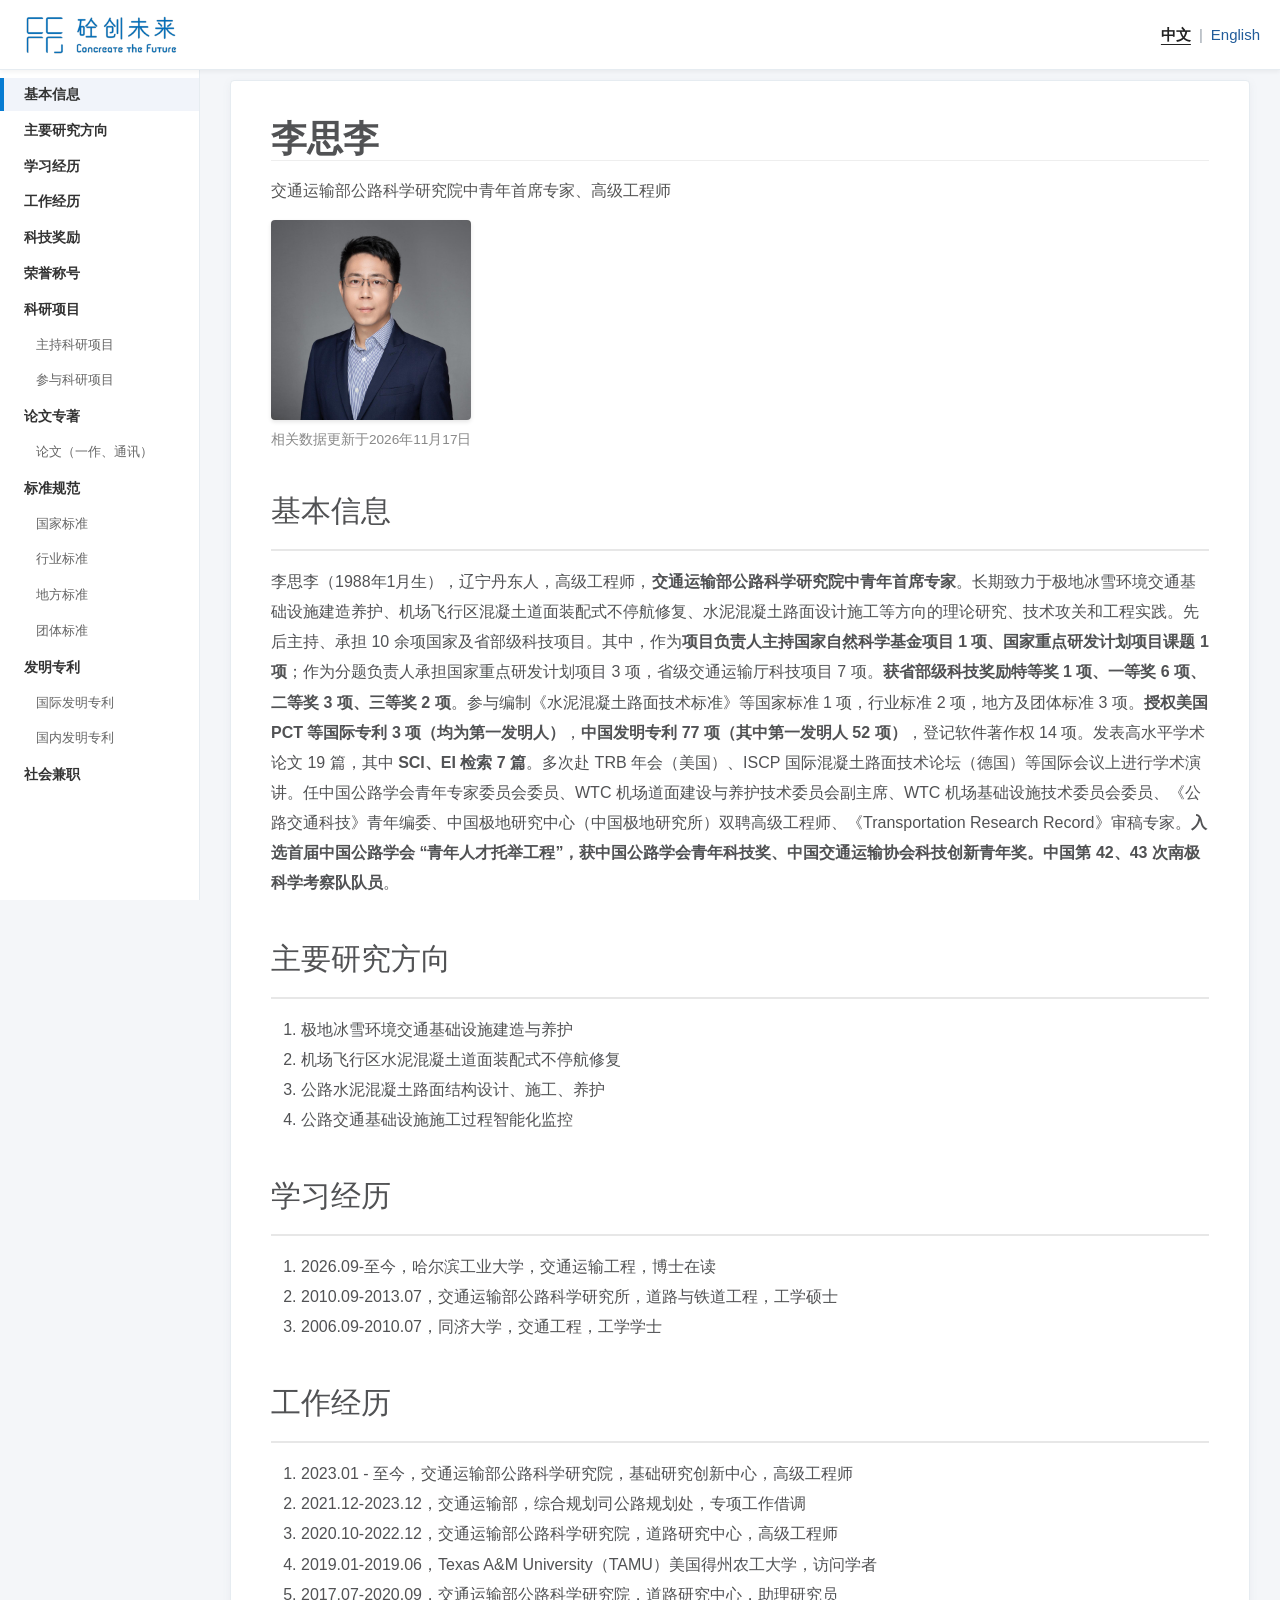
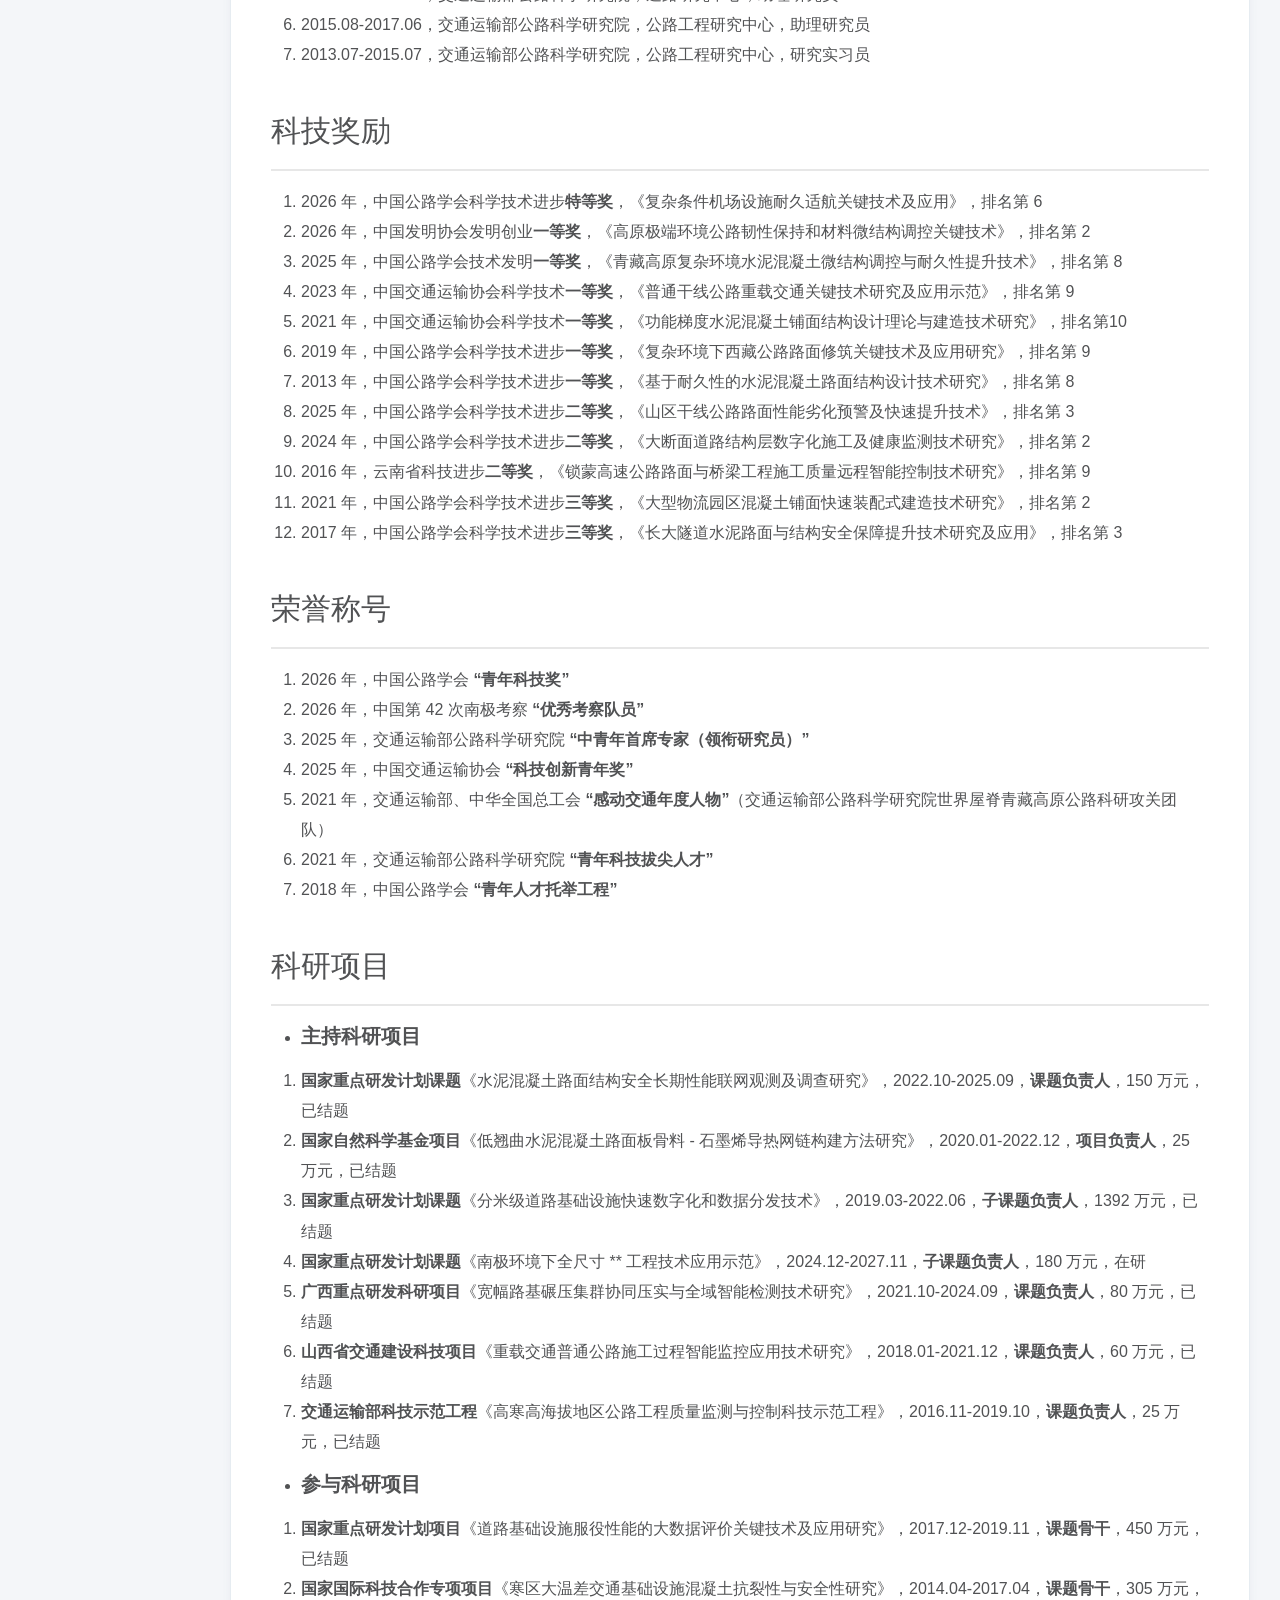
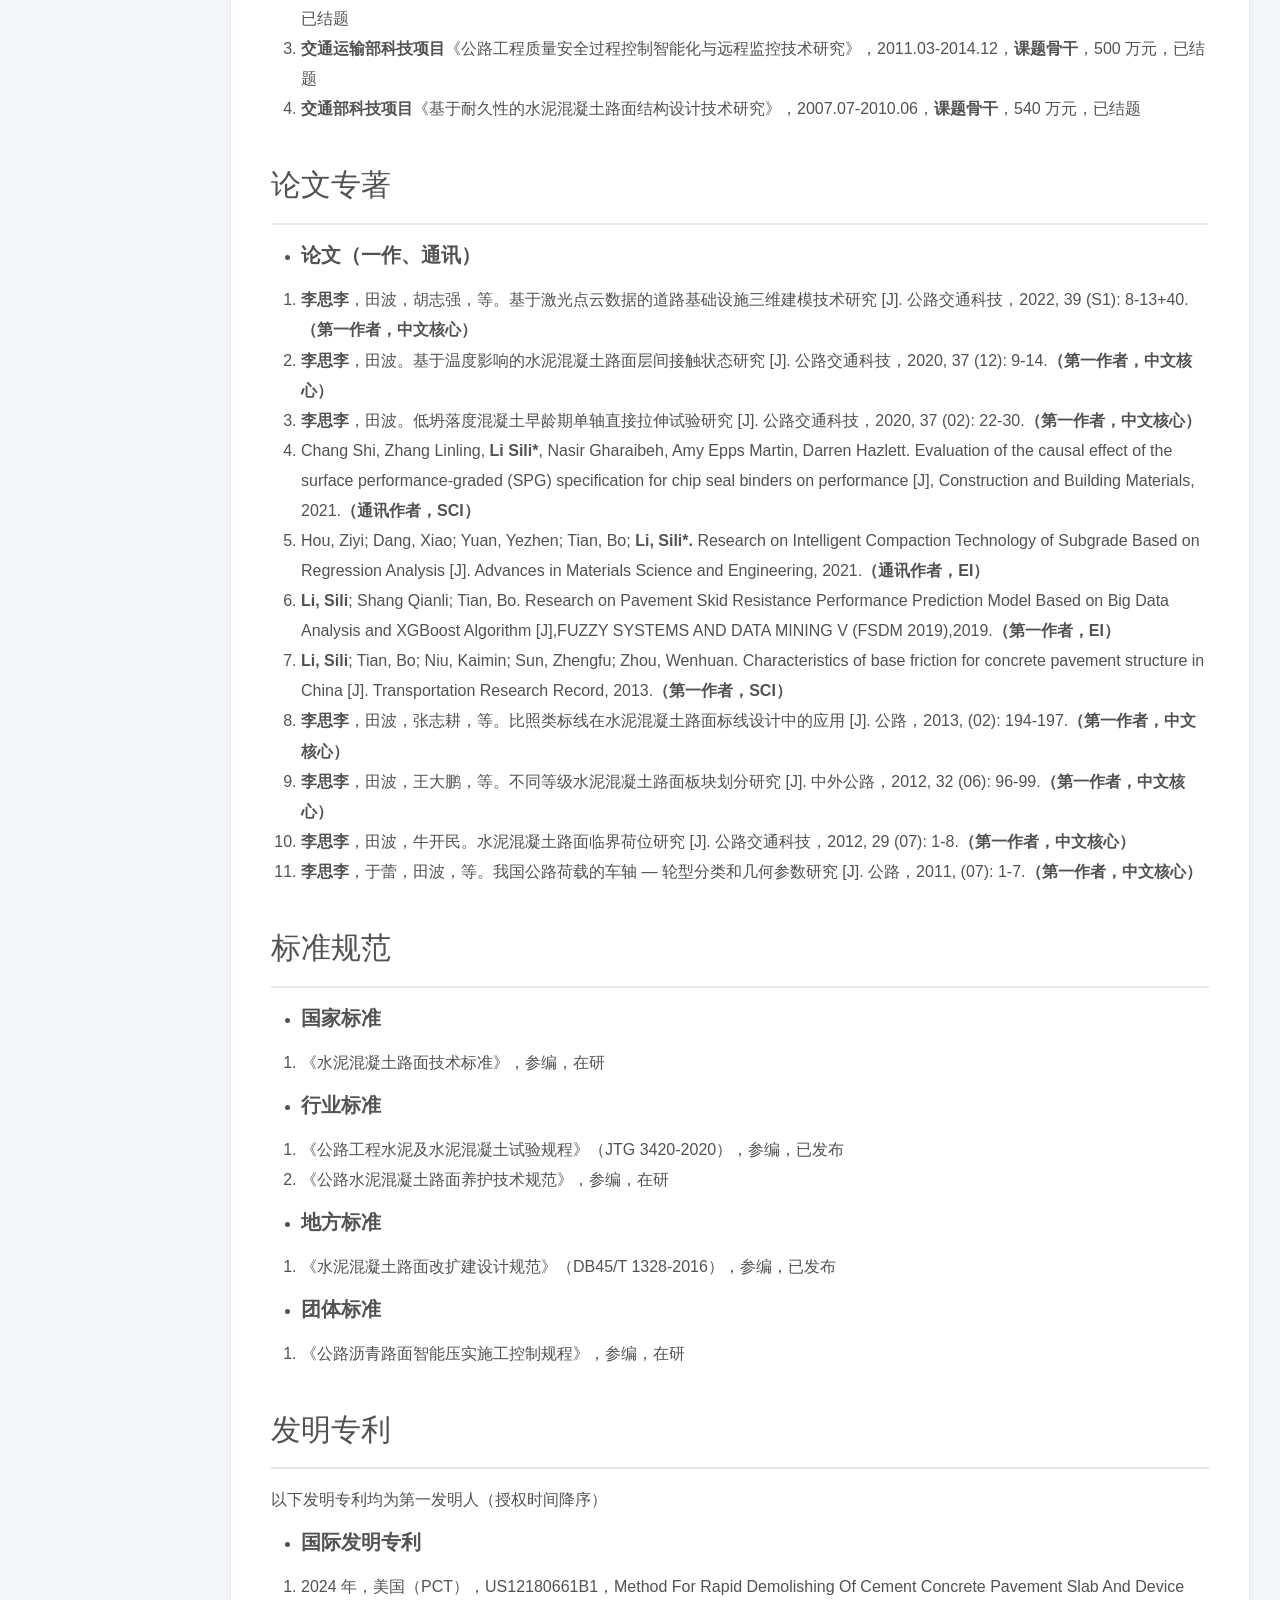
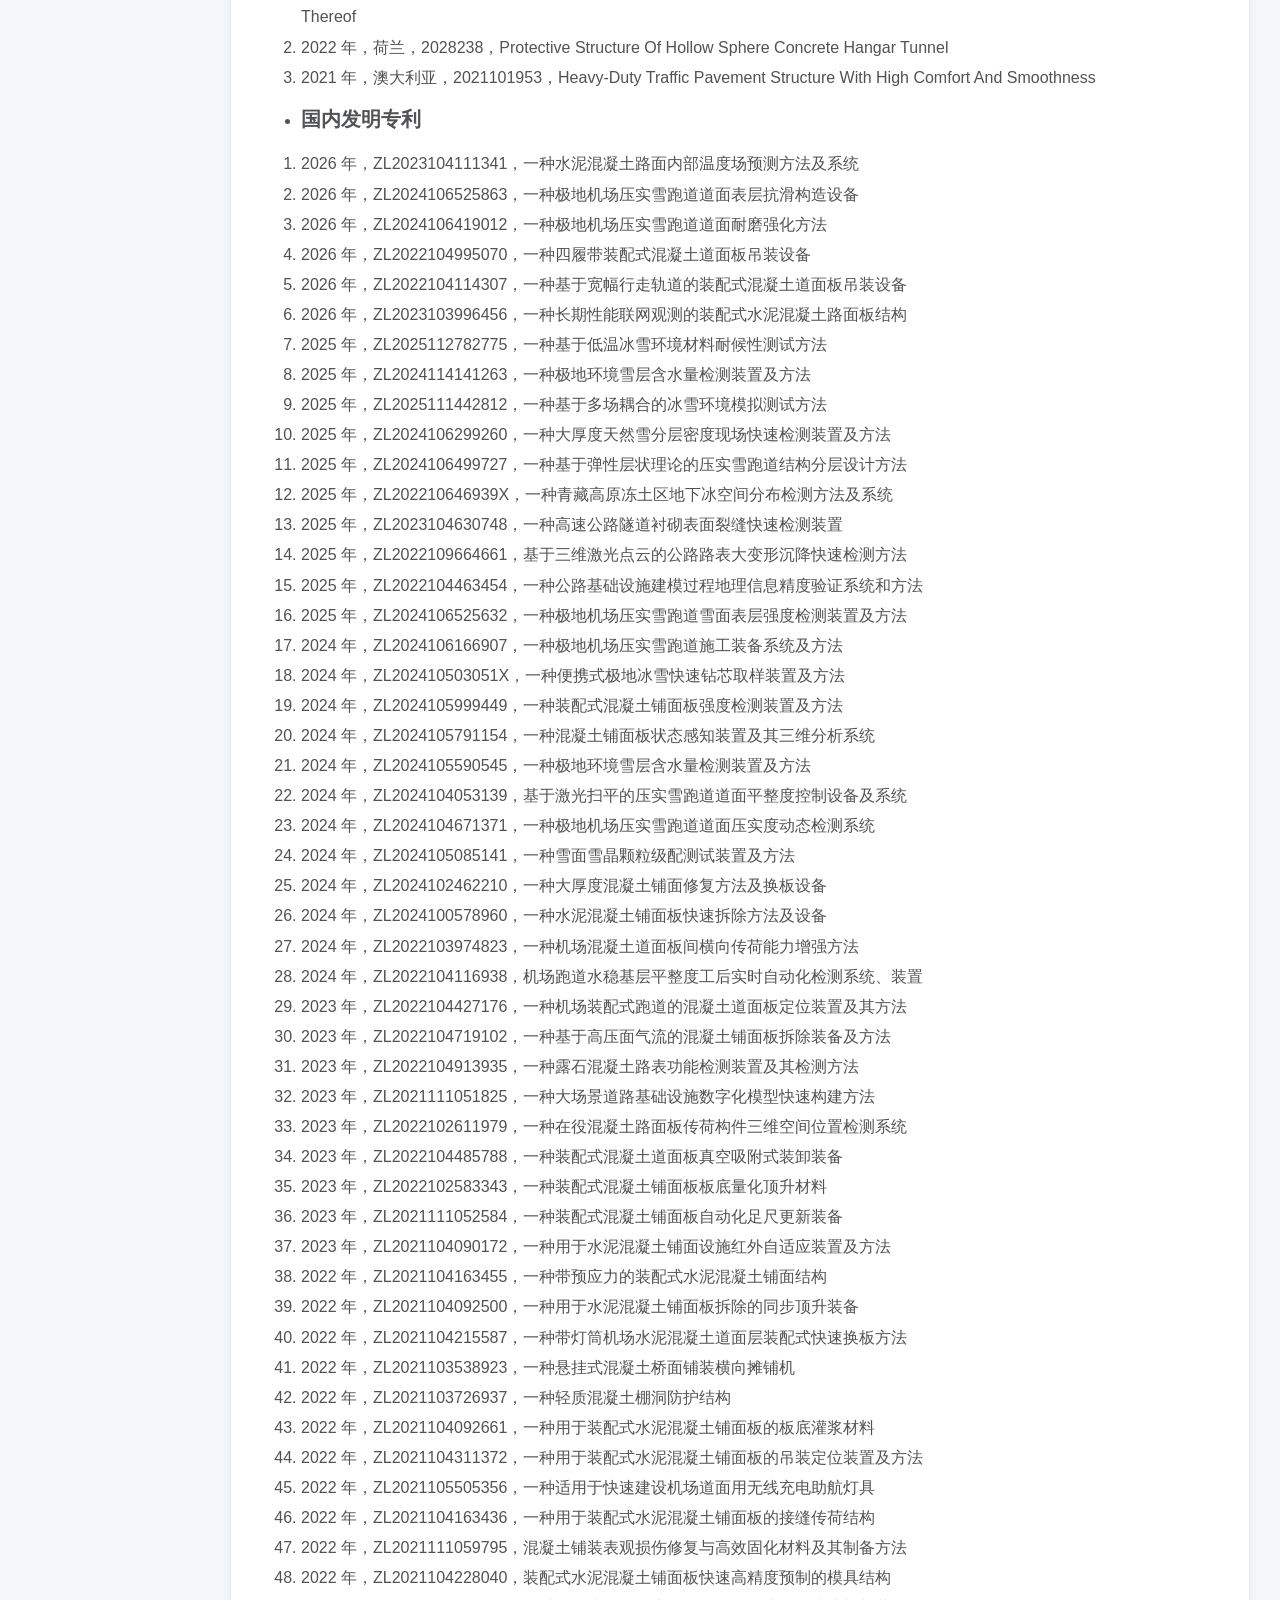
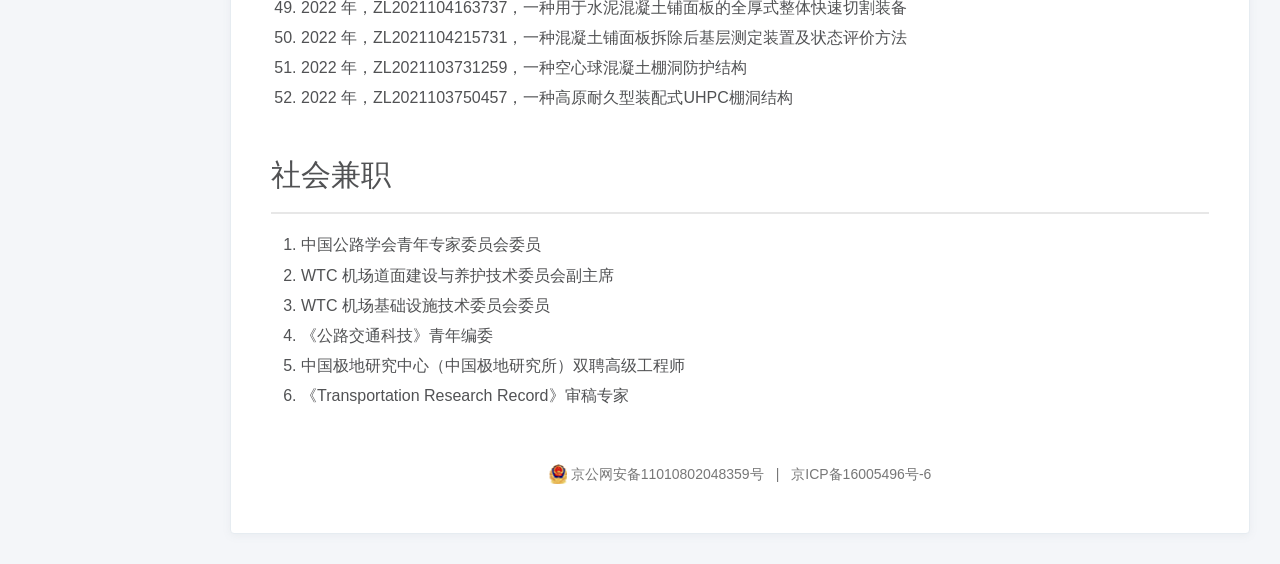
<file: index.html>
<!doctype html>
<html lang="zh-CN">
<head>
<meta charset='UTF-8'><meta name='viewport' content='width=device-width, initial-scale=1'>
<title>李思李 - 交通运输部公路科学研究院高级工程师 | 个人学术简历</title>
<meta name="description" content="李思李，交通运输部公路科学研究院高级工程师、中青年首席专家，研究方向包括极地冰雪环境交通基础设施、机场飞行区道面修复与水泥混凝土路面工程。">
<meta name="keywords" content="&#26446;&#24605;&#26446;,&#20010;&#20154;&#23398;&#26415;&#31616;&#21382;,&#20132;&#36890;&#22522;&#30784;&#35774;&#26045;,&#27700;&#27877;&#28151;&#20957;&#22303;&#36335;&#38754;,&#26497;&#22320;&#20912;&#38634;&#29615;&#22659;,&#31185;&#30740;&#39033;&#30446;,&#35770;&#25991;&#19987;&#33879;,&#21457;&#26126;&#19987;&#21033;">
<meta name="robots" content="index, follow, max-image-preview:large">
<meta name="author" content="李思李">
<link rel="canonical" href="https://lisili.site/">
<link rel="alternate" hreflang="zh-CN" href="https://lisili.site/">
<link rel="alternate" hreflang="en" href="https://lisili.site/en/">
<link rel="alternate" hreflang="x-default" href="https://lisili.site/">
<link rel="sitemap" type="application/xml" href="https://lisili.site/sitemap.xml">
<meta property="og:title" content="李思李 - 交通运输部公路科学研究院高级工程师 | 个人学术简历">
<meta property="og:description" content="李思李，交通运输部公路科学研究院高级工程师、中青年首席专家，研究方向包括极地冰雪环境交通基础设施、机场飞行区道面修复与水泥混凝土路面工程。">
<meta property="og:url" content="https://lisili.site/">
<meta property="og:type" content="profile">
<meta property="og:site_name" content="李思李个人学术简历">
<meta property="og:locale" content="zh_CN">
<meta property="og:image" content="https://lisili.site/image/profile.png">
<meta property="og:image:alt" content="李思李个人照片">
<meta property="og:updated_time" content="2026-11-17">
<meta name="twitter:card" content="summary_large_image">
<meta name="twitter:title" content="李思李 - 交通运输部公路科学研究院高级工程师 | 个人学术简历">
<meta name="twitter:description" content="李思李，交通运输部公路科学研究院高级工程师、中青年首席专家，研究方向包括极地冰雪环境交通基础设施、机场飞行区道面修复与水泥混凝土路面工程。">
<meta name="twitter:image" content="https://lisili.site/image/profile.png">
<script type="application/ld+json">
{
  "@context": "https://schema.org",
  "@graph": [
    {
      "@type": "Person",
      "@id": "https://lisili.site/#person",
      "name": "李思李",
      "alternateName": ["Li Sili", "Sili Li"],
      "url": "https://lisili.site/",
      "image": "https://lisili.site/image/profile.png",
      "mainEntityOfPage": {
        "@id": "https://lisili.site/#profile-page"
      },
      "sameAs": [
        "https://a.xueshu.baidu.com/homepage/u/103f57b14f02540d6262af93669a49a7"
      ],
      "jobTitle": "高级工程师",
      "affiliation": {
        "@type": "Organization",
        "name": "交通运输部公路科学研究院"
      },
      "worksFor": {
        "@type": "Organization",
        "name": "交通运输部公路科学研究院"
      },
      "alumniOf": [
        {
          "@type": "CollegeOrUniversity",
          "name": "同济大学"
        },
        {
          "@type": "Organization",
          "name": "交通运输部公路科学研究所"
        }
      ],
      "knowsAbout": [
        "极地冰雪环境交通基础设施",
        "机场飞行区水泥混凝土道面装配式不停航修复",
        "水泥混凝土路面结构设计施工养护",
        "公路交通基础设施施工过程智能化监控"
      ],
      "knowsLanguage": ["zh-CN", "en"],
      "award": [
        "2026 年中国公路学会科学技术进步特等奖《复杂条件机场设施耐久适航关键技术及应用》，排名第 6",
        "2026 年中国发明协会发明创业一等奖《高原极端环境公路韧性保持和材料微结构调控关键技术》，排名第 2",
        "中国公路学会青年人才托举工程",
        "2026 年中国公路学会青年科技奖",
        "2026 年中国第42次南极考察优秀考察队员",
        "中国交通运输协会科技创新青年奖"
      ],
      "description": "李思李，交通运输部公路科学研究院高级工程师、中青年首席专家，研究方向包括极地冰雪环境交通基础设施、机场飞行区道面快速修复与水泥混凝土路面工程。"
    },
    {
      "@type": "ProfilePage",
      "@id": "https://lisili.site/#profile-page",
      "url": "https://lisili.site/",
      "name": "李思李 - 个人学术简历",
      "description": "李思李个人学术主页，展示其研究方向、科研项目、论文专著、标准规范、发明专利和社会兼职。",
      "inLanguage": "zh-CN",
      "dateModified": "2026-11-17",
      "isPartOf": {
        "@id": "https://lisili.site/#website"
      },
      "primaryImageOfPage": {
        "@type": "ImageObject",
        "url": "https://lisili.site/image/profile.png",
        "caption": "李思李个人照片"
      },
      "mainEntity": {
        "@id": "https://lisili.site/#person"
      }
    },
    {
      "@type": "WebSite",
      "@id": "https://lisili.site/#website",
      "url": "https://lisili.site/",
      "name": "李思李个人学术简历",
      "description": "李思李个人学术主页，主域名为 lisili.site。",
      "inLanguage": "zh-CN",
      "publisher": {
        "@id": "https://lisili.site/#person"
      }
    }
  ]
}
</script>

 <!-- 新增favicon图标引用 -->
<link rel="icon" href="/favicon.ico" type="image/x-icon">
<link rel="apple-touch-icon" href="/apple-touch-icon.png">
<style type='text/css'>html {overflow-x: initial !important;}:root { --bg-color: #ffffff; --text-color: #333333; --select-text-bg-color: #B5D6FC; --select-text-font-color: auto; --monospace: "Lucida Console",Consolas,"Courier",monospace; --title-bar-height: 20px; }
.mac-os-11 { --title-bar-height: 28px; }
html { font-size: 14px; background-color: var(--bg-color); color: var(--text-color); font-family: "Microsoft YaHei", "PingFang SC", Arial, sans-serif; -webkit-font-smoothing: antialiased; }
body { margin: 0px; padding: 0px; height: auto; inset: 0px; font-size: 1rem; line-height: 1.42857143; overflow-x: hidden; background-image: inherit; background-size: inherit; background-attachment: inherit; background-origin: inherit; background-clip: inherit; background-color: inherit; tab-size: 4; background-position: inherit; background-repeat: inherit; }
iframe { margin: auto; }
a.url { word-break: break-all; }
a:active, a:hover { outline: 0px; }
.in-text-selection, ::selection { text-shadow: none; background: var(--select-text-bg-color); color: var(--select-text-font-color); }
#write { margin: 0px auto; height: auto; width: inherit; word-break: normal; word-wrap: break-word; position: relative; white-space: normal; overflow-x: visible; padding-top: 36px; }
#write.first-line-indent p { text-indent: 2em; }
#write.first-line-indent li p, #write.first-line-indent p * { text-indent: 0px; }
#write.first-line-indent li { margin-left: 2em; }
.for-image #write { padding-left: 8px; padding-right: 8px; }
body.typora-export { padding-left: 30px; padding-right: 30px; }
.typora-export .footnote-line, .typora-export li, .typora-export p { white-space: pre-wrap; }
.typora-export .task-list-item input { pointer-events: none; }
@media screen and (max-width: 500px) {
  body.typora-export { padding-left: 0px; padding-right: 0px; }
  #write { padding-left: 20px; padding-right: 20px; }
}
#write li > figure:last-child { margin-bottom: 0.5rem; }
#write ol, #write ul { position: relative; }
img { max-width: 100%; vertical-align: middle; image-orientation: from-image; }
button, input, select, textarea { color: inherit; font-family: inherit; font-size: inherit; font-style: inherit; font-variant-caps: inherit; font-weight: inherit; font-stretch: inherit; line-height: inherit; }
input[type="checkbox"], input[type="radio"] { line-height: normal; padding: 0px; }
*, ::after, ::before { box-sizing: border-box; }
#write h1, #write h2, #write h3, #write h4, #write h5, #write h6, #write p, #write pre { width: inherit; }
#write h1, #write h2, #write h3, #write h4, #write h5, #write h6, #write p { position: relative; }
p { line-height: inherit; }
h1, h2, h3, h4, h5, h6 { break-after: avoid-page; break-inside: avoid; orphans: 4; }
p { orphans: 4; }
h1 { font-size: 2rem; }
h2 { font-size: 1.8rem; }
h3 { font-size: 1.6rem; }
h4 { font-size: 1.4rem; }
h5 { font-size: 1.2rem; }
h6 { font-size: 1rem; }
.md-math-block, .md-rawblock, h1, h2, h3, h4, h5, h6, p { margin-top: 1rem; margin-bottom: 1rem; }
.hidden { display: none; }
.md-blockmeta { color: rgb(204, 204, 204); font-weight: 700; font-style: italic; }
a { cursor: pointer; }
sup.md-footnote { padding: 2px 4px; background-color: rgba(238, 238, 238, 0.7); color: rgb(85, 85, 85); border-radius: 4px; cursor: pointer; }
sup.md-footnote a, sup.md-footnote a:hover { color: inherit; text-transform: inherit; text-decoration: inherit; }
#write input[type="checkbox"] { cursor: pointer; width: inherit; height: inherit; }
figure { overflow-x: auto; margin: 1.2em 0px; max-width: calc(100% + 16px); padding: 0px; }
figure > table { margin: 0px; }
thead, tr { break-inside: avoid; break-after: auto; }
thead { display: table-header-group; }
table { border-collapse: collapse; border-spacing: 0px; width: 100%; overflow: auto; break-inside: auto; text-align: left; }
table.md-table td { min-width: 32px; }
.CodeMirror-gutters { border-right-width: 0px; background-color: inherit; }
.CodeMirror-linenumber { }
.CodeMirror { text-align: left; }
.CodeMirror-placeholder { opacity: 0.3; }
.CodeMirror pre { padding: 0px 4px; }
.CodeMirror-lines { padding: 0px; }
div.hr:focus { cursor: none; }
#write pre { white-space: pre-wrap; }
#write.fences-no-line-wrapping pre { white-space: pre; }
#write pre.ty-contain-cm { white-space: normal; }
.CodeMirror-gutters { margin-right: 4px; }
.md-fences { font-size: 0.9rem; display: block; break-inside: avoid; text-align: left; overflow: visible; white-space: pre; background-image: inherit; background-size: inherit; background-attachment: inherit; background-origin: inherit; background-clip: inherit; background-color: inherit; position: relative !important; background-position: inherit; background-repeat: inherit; }
.md-fences-adv-panel { width: 100%; margin-top: 10px; text-align: center; padding-top: 0px; padding-bottom: 8px; overflow-x: auto; }
#write .md-fences.mock-cm { white-space: pre-wrap; }
.md-fences.md-fences-with-lineno { padding-left: 0px; }
#write.fences-no-line-wrapping .md-fences.mock-cm { white-space: pre; overflow-x: auto; }
.md-fences.mock-cm.md-fences-with-lineno { padding-left: 8px; }
.CodeMirror-line, twitterwidget { break-inside: avoid; }
svg { break-inside: avoid; }
.footnotes { opacity: 0.8; font-size: 0.9rem; margin-top: 1em; margin-bottom: 1em; }
.footnotes + .footnotes { margin-top: 0px; }
.md-reset { margin: 0px; padding: 0px; border: 0px; outline: 0px; vertical-align: top; text-decoration: none; text-shadow: none; float: none; position: static; width: auto; height: auto; white-space: nowrap; cursor: inherit; line-height: normal; font-weight: 400; text-align: left; box-sizing: content-box; direction: ltr; background-position: 0px 0px; }
li div { padding-top: 0px; }
blockquote { margin: 1rem 0px; }
li .mathjax-block, li p { margin: 0.5rem 0px; }
li blockquote { margin: 1rem 0px; }
li { margin: 0px; position: relative; }
blockquote > :last-child { margin-bottom: 0px; }
blockquote > :first-child, li > :first-child { margin-top: 0px; }
.footnotes-area { color: rgb(136, 136, 136); margin-top: 0.714rem; padding-bottom: 0.143rem; white-space: normal; }
#write .footnote-line { white-space: pre-wrap; }
@media print {
  body, html { border: 1px solid transparent; height: 99%; break-after: avoid; break-before: avoid; font-variant-ligatures: no-common-ligatures; }
  #write { margin-top: 0px; padding-top: 0px; border-color: transparent !important; padding-bottom: 0px !important; }
  .typora-export * { print-color-adjust: exact; }
  .typora-export #write { break-after: avoid; }
  .typora-export #write::after { height: 0px; }
  .is-mac table { break-inside: avoid; }
  .typora-export-show-outline .typora-export-sidebar { display: none; }
}
.footnote-line { margin-top: 0.714em; font-size: 0.7em; }
a img, img a { cursor: pointer; }
pre.md-meta-block { font-size: 0.8rem; min-height: 0.8rem; white-space: pre-wrap; background-color: rgb(204, 204, 204); display: block; overflow-x: hidden; }
p > .md-image:only-child:not(.md-img-error) img, p > img:only-child { display: block; margin: auto; }
#write.first-line-indent p > .md-image:only-child:not(.md-img-error) img { left: -2em; position: relative; }
p > .md-image:only-child { display: inline-block; width: 100%; }
#write .MathJax_Display { margin: 0.8em 0px 0px; }
.md-math-block { width: 100%; }
.md-math-block:not(:empty)::after { display: none; }
.MathJax_ref { fill: currentcolor; }
[contenteditable="true"]:active, [contenteditable="true"]:focus, [contenteditable="false"]:active, [contenteditable="false"]:focus { outline: 0px; box-shadow: none; }
.md-task-list-item { position: relative; list-style-type: none; }
.task-list-item.md-task-list-item { padding-left: 0px; }
.md-task-list-item > input { position: absolute; top: 0px; left: 0px; margin-left: -1.2em; margin-top: calc(1em - 10px); border: none; }
.math { font-size: 1rem; }
.md-toc { min-height: 3.58rem; position: relative; font-size: 0.9rem; border-radius: 10px; }
.md-toc-content { position: relative; margin-left: 0px; }
.md-toc-content::after, .md-toc::after { display: none; }
.md-toc-item { display: block; color: rgb(65, 131, 196); }
.md-toc-item a { text-decoration: none; }
.md-toc-inner:hover { text-decoration: underline; }
.md-toc-inner { display: inline-block; cursor: pointer; }
.md-toc-h1 .md-toc-inner { margin-left: 0px; font-weight: 700; }
.md-toc-h2 .md-toc-inner { margin-left: 2em; }
.md-toc-h3 .md-toc-inner { margin-left: 4em; }
.md-toc-h4 .md-toc-inner { margin-left: 6em; }
.md-toc-h5 .md-toc-inner { margin-left: 8em; }
.md-toc-h6 .md-toc-inner { margin-left: 10em; }
@media screen and (max-width: 48em) {
  .md-toc-h3 .md-toc-inner { margin-left: 3.5em; }
  .md-toc-h4 .md-toc-inner { margin-left: 5em; }
  .md-toc-h5 .md-toc-inner { margin-left: 6.5em; }
  .md-toc-h6 .md-toc-inner { margin-left: 8em; }
}
a.md-toc-inner { font-size: inherit; font-style: inherit; font-weight: inherit; line-height: inherit; }
.footnote-line a:not(.reversefootnote) { color: inherit; }
.reversefootnote { font-family: ui-monospace, sans-serif; }
.md-attr { display: none; }
.md-fn-count::after { content: "."; }
code, pre, samp, tt { font-family: var(--monospace); }
kbd { margin: 0px 0.1em; padding: 0.1em 0.6em; font-size: 0.8em; color: rgb(36, 39, 41); background-color: rgb(255, 255, 255); border: 1px solid rgb(173, 179, 185); border-radius: 3px; box-shadow: rgba(12, 13, 14, 0.2) 0px 1px 0px, rgb(255, 255, 255) 0px 0px 0px 2px inset; white-space: nowrap; vertical-align: middle; }
.md-comment { color: rgb(162, 127, 3); opacity: 0.6; font-family: var(--monospace); }
code { text-align: left; }
a.md-print-anchor { white-space: pre !important; border: none !important; display: inline-block !important; position: absolute !important; width: 1px !important; right: 0px !important; outline: 0px !important; text-shadow: initial !important; background-position: 0px 0px !important; }
.os-windows.monocolor-emoji .md-emoji { font-family: "Segoe UI Symbol", sans-serif; }
.md-diagram-panel > svg { max-width: 100%; }
[lang="flow"] svg, [lang="mermaid"] svg { max-width: 100%; height: auto; }
[lang="mermaid"] .node text { font-size: 1rem; }
table tr th { border-bottom-width: 0px; }
video { max-width: 100%; display: block; margin: 0px auto; }
iframe { max-width: 100%; width: 100%; border: none; }
.highlight td, .highlight tr { border: 0px; }
mark { background-color: rgb(255, 255, 0); color: rgb(0, 0, 0); }
.md-html-inline .md-plain, .md-html-inline strong, mark .md-inline-math, mark strong { color: inherit; }
.md-expand mark .md-meta { opacity: 0.3 !important; }
mark .md-meta { color: rgb(0, 0, 0); }
@media print {
  .typora-export h1, .typora-export h2, .typora-export h3, .typora-export h4, .typora-export h5, .typora-export h6 { break-inside: avoid; }
}
.md-diagram-panel .messageText { stroke: none !important; }
.md-diagram-panel .start-state { fill: var(--node-fill); }
.md-diagram-panel .edgeLabel rect { opacity: 1 !important; }
.md-fences.md-fences-math { font-size: 1em; }
.md-fences-advanced:not(.md-focus) { padding: 0px; white-space: nowrap; border: 0px; }
.md-fences-advanced:not(.md-focus) { background-image: inherit; background-size: inherit; background-attachment: inherit; background-origin: inherit; background-clip: inherit; background-color: inherit; background-position: inherit; background-repeat: inherit; }
.typora-export-show-outline .typora-export-content { max-width: 1440px; margin: auto; display: flex; flex-direction: row; }
.typora-export-sidebar { width: 300px; font-size: 0.8rem; margin-top: 80px; margin-right: 18px; }
.typora-export-show-outline #write { --webkit-flex: 2; flex: 2 1 0%; }
.typora-export-sidebar .outline-content { position: fixed; top: 0px; max-height: 100%; overflow: hidden auto; padding-bottom: 30px; padding-top: 60px; width: 300px; }
@media screen and (max-width: 1024px) {
  .typora-export-sidebar, .typora-export-sidebar .outline-content { width: 240px; }
}
@media screen and (max-width: 800px) {
  .typora-export-sidebar { display: none; }
}
.outline-content li, .outline-content ul { margin-left: 0px; margin-right: 0px; padding-left: 0px; padding-right: 0px; list-style: none; }
.outline-content ul { margin-top: 0px; margin-bottom: 0px; }
.outline-content strong { font-weight: 400; }
.outline-expander { width: 1rem; height: 1.428571429rem; position: relative; display: table-cell; vertical-align: middle; cursor: pointer; padding-left: 4px; }
.outline-expander::before { content: ""; position: relative; font-family: Ionicons; display: inline-block; font-size: 8px; vertical-align: middle; }
.outline-item { padding-top: 3px; padding-bottom: 3px; cursor: pointer; }
.outline-expander:hover::before { content: ""; }
.outline-h1 > .outline-item { padding-left: 0px; }
.outline-h2 > .outline-item { padding-left: 1em; }
.outline-h3 > .outline-item { padding-left: 2em; }
.outline-h4 > .outline-item { padding-left: 3em; }
.outline-h5 > .outline-item { padding-left: 4em; }
.outline-h6 > .outline-item { padding-left: 5em; }
.outline-label { cursor: pointer; display: table-cell; vertical-align: middle; text-decoration: none; color: inherit; }
.outline-label:hover { text-decoration: underline; }
.outline-item:hover { border-color: rgb(245, 245, 245); background-color: var(--item-hover-bg-color); }
.outline-item:hover { margin-left: -28px; margin-right: -28px; border-left-width: 28px; border-left-style: solid; border-left-color: transparent; border-right-width: 28px; border-right-style: solid; border-right-color: transparent; }
.outline-item-single .outline-expander::before, .outline-item-single .outline-expander:hover::before { display: none; }
.outline-item-open > .outline-item > .outline-expander::before { content: ""; }
.outline-children { display: none; }
.info-panel-tab-wrapper { display: none; }
.outline-item-open > .outline-children { display: block; }
.typora-export .outline-item { padding-top: 1px; padding-bottom: 1px; }
.typora-export .outline-item:hover { margin-right: -8px; border-right-width: 8px; border-right-style: solid; border-right-color: transparent; }
.typora-export .outline-expander::before { content: "+"; font-family: inherit; top: -1px; }
.typora-export .outline-expander:hover::before, .typora-export .outline-item-open > .outline-item > .outline-expander::before { content: "−"; }
.typora-export-collapse-outline .outline-children { display: none; }
.typora-export-collapse-outline .outline-item-open > .outline-children, .typora-export-no-collapse-outline .outline-children { display: block; }
.typora-export-no-collapse-outline .outline-expander::before { content: "" !important; }
.typora-export-show-outline .outline-item-active > .outline-item .outline-label { font-weight: 700; }
.md-inline-math-container mjx-container { zoom: 0.95; }


:root {
    --side-bar-bg-color: #fafafa;
    --control-text-color: #777;
}



/* open-sans-regular - latin-ext_latin */
  /* open-sans-italic - latin-ext_latin */
    /* open-sans-700 - latin-ext_latin */
    /* open-sans-700italic - latin-ext_latin */
  html {
    font-size: 16px;
    -webkit-font-smoothing: antialiased;
}

body {
    font-family: "Microsoft YaHei", "PingFang SC", Arial, 'Segoe UI Emoji', sans-serif;
    color: rgb(51, 51, 51);
    line-height: 1.6;
}

#write {
    max-width: 860px;
  	margin: 0 auto;
  	padding: 30px;
    padding-bottom: 100px;
}

@media only screen and (min-width: 1400px) {
	#write {
		max-width: 1024px;
	}
}

@media only screen and (min-width: 1800px) {
	#write {
		max-width: 1200px;
	}
}

#write > ul:first-child,
#write > ol:first-child{
    margin-top: 30px;
}

a {
    color: #4183C4;
}
h1,
h2,
h3,
h4,
h5,
h6 {
    position: relative;
    margin-top: 1rem;
    margin-bottom: 1rem;
    font-weight: bold;
    line-height: 1.4;
    cursor: text;
}
h1:hover a.anchor,
h2:hover a.anchor,
h3:hover a.anchor,
h4:hover a.anchor,
h5:hover a.anchor,
h6:hover a.anchor {
    text-decoration: none;
}
h1 tt,
h1 code {
    font-size: inherit;
}
h2 tt,
h2 code {
    font-size: inherit;
}
h3 tt,
h3 code {
    font-size: inherit;
}
h4 tt,
h4 code {
    font-size: inherit;
}
h5 tt,
h5 code {
    font-size: inherit;
}
h6 tt,
h6 code {
    font-size: inherit;
}
h1 {
    font-size: 2.25em;
    line-height: 1.2;
    border-bottom: 1px solid #eee;
}
h2 {
    font-size: 1.75em;
    line-height: 1.225;
    border-bottom: 1px solid #eee;
}

/*@media print {
    .typora-export h1,
    .typora-export h2 {
        border-bottom: none;
        padding-bottom: initial;
    }

    .typora-export h1::after,
    .typora-export h2::after {
        content: "";
        display: block;
        height: 100px;
        margin-top: -96px;
        border-top: 1px solid #eee;
    }
}*/

h3 {
    font-size: 1.5em;
    line-height: 1.43;
}
h4 {
    font-size: 1.25em;
}
h5 {
    font-size: 1em;
}
h6 {
   font-size: 1em;
    color: #777;
}
p,
blockquote,
ul,
ol,
dl,
table{
    margin: 0.8em 0;
}
li>ol,
li>ul {
    margin: 0 0;
}
hr {
    height: 2px;
    padding: 0;
    margin: 16px 0;
    background-color: #e7e7e7;
    border: 0 none;
    overflow: hidden;
    box-sizing: content-box;
}

li p.first {
    display: inline-block;
}
ul,
ol {
    padding-left: 30px;
}
ul:first-child,
ol:first-child {
    margin-top: 0;
}
ul:last-child,
ol:last-child {
    margin-bottom: 0;
}
blockquote {
    border-left: 4px solid #dfe2e5;
    padding: 0 15px;
    color: #777777;
}
blockquote blockquote {
    padding-right: 0;
}
table {
    border-collapse: collapse;
    border-spacing: 0px;
    width: 100%;
    overflow: auto;
    break-inside: auto;
    text-align: left;
}
table tr {
    border: 1px solid #dfe2e5;
    margin: 0;
    padding: 0;
}
table tr:nth-child(2n),
thead {
    background-color: #f8f8f8;
}
table th {
    font-weight: bold;
    border: 1px solid #dfe2e5;
    border-bottom: 0;
    margin: 0;
    padding: 6px 13px;
}
table td {
    border: 1px solid #dfe2e5;
    margin: 0;
    padding: 6px 13px;
}
table th:first-child,
table td:first-child {
    margin-top: 0;
}
table th:last-child,
table td:last-child {
    margin-bottom: 0;
}

.CodeMirror-lines {
    padding-left: 4px;
}

.code-tooltip {
    box-shadow: 0 1px 1px 0 rgba(0,28,36,.3);
    border-top: 1px solid #eef2f2;
}

.md-fences,
code,
tt {
    border: 1px solid #e7eaed;
    background-color: #f8f8f8;
    border-radius: 3px;
    padding: 0;
    padding: 2px 4px 0px 4px;
    font-size: 0.9em;
}

code {
    background-color: #f3f4f4;
    padding: 0 2px 0 2px;
}

.md-fences {
    margin-bottom: 15px;
    margin-top: 15px;
    padding-top: 8px;
    padding-bottom: 6px;
}


.md-task-list-item > input {
  margin-left: -1.3em;
}

@media print {
    html {
        font-size: 13px;
    }
    pre {
        page-break-inside: avoid;
        word-wrap: break-word;
    }
}

.md-fences {
	background-color: #f8f8f8;
}
#write pre.md-meta-block {
	padding: 1rem;
    font-size: 85%;
    line-height: 1.45;
    background-color: #f7f7f7;
    border: 0;
    border-radius: 3px;
    color: #777777;
    margin-top: 0 !important;
}

.mathjax-block>.code-tooltip {
	bottom: .375rem;
}

.md-mathjax-midline {
    background: #fafafa;
}

#write>h3.md-focus:before{
	left: -1.5625rem;
	top: .375rem;
}
#write>h4.md-focus:before{
	left: -1.5625rem;
	top: .285714286rem;
}
#write>h5.md-focus:before{
	left: -1.5625rem;
	top: .285714286rem;
}
#write>h6.md-focus:before{
	left: -1.5625rem;
	top: .285714286rem;
}
.md-image>.md-meta {
    /*border: 1px solid #ddd;*/
    border-radius: 3px;
    padding: 2px 0px 0px 4px;
    font-size: 0.9em;
    color: inherit;
}

.md-tag {
    color: #a7a7a7;
    opacity: 1;
}

.md-toc { 
    margin-top:20px;
    padding-bottom:20px;
}

.sidebar-tabs {
    border-bottom: none;
}

#typora-quick-open {
    border: 1px solid #ddd;
    background-color: #f8f8f8;
}

#typora-quick-open-item {
    background-color: #FAFAFA;
    border-color: #FEFEFE #e5e5e5 #e5e5e5 #eee;
    border-style: solid;
    border-width: 1px;
}

/** focus mode */
.on-focus-mode blockquote {
    border-left-color: rgba(85, 85, 85, 0.12);
}

header, .context-menu, .megamenu-content, footer{
    font-family: "Segoe UI", "Arial", sans-serif;
}

.file-node-content:hover .file-node-icon,
.file-node-content:hover .file-node-open-state{
    visibility: visible;
}

.mac-seamless-mode #typora-sidebar {
    background-color: #fafafa;
    background-color: var(--side-bar-bg-color);
}

.md-lang {
    color: #b4654d;
}

/*.html-for-mac {
    --item-hover-bg-color: #E6F0FE;
}*/

#md-notification .btn {
    border: 0;
}

.dropdown-menu .divider {
    border-color: #e5e5e5;
    opacity: 0.4;
}

.ty-preferences .window-content {
    background-color: #fafafa;
}

.ty-preferences .nav-group-item.active {
    color: white;
    background: #999;
}

.menu-item-container a.menu-style-btn {
    background-color: #f5f8fa;
    background-image: linear-gradient( 180deg , hsla(0, 0%, 100%, 0.8), hsla(0, 0%, 100%, 0)); 
}



mjx-container[jax="SVG"] {
  direction: ltr;
}

mjx-container[jax="SVG"] > svg {
  overflow: visible;
  min-height: 1px;
  min-width: 1px;
}

mjx-container[jax="SVG"] > svg a {
  fill: blue;
  stroke: blue;
}

mjx-assistive-mml {
  position: absolute !important;
  top: 0px;
  left: 0px;
  clip: rect(1px, 1px, 1px, 1px);
  padding: 1px 0px 0px 0px !important;
  border: 0px !important;
  display: block !important;
  width: auto !important;
  overflow: hidden !important;
  -webkit-touch-callout: none;
  -webkit-user-select: none;
  -khtml-user-select: none;
  -moz-user-select: none;
  -ms-user-select: none;
  user-select: none;
}

mjx-assistive-mml[display="block"] {
  width: 100% !important;
}

mjx-container[jax="SVG"][display="true"] {
  display: block;
  text-align: center;
  margin: 1em 0;
}

mjx-container[jax="SVG"][display="true"][width="full"] {
  display: flex;
}

mjx-container[jax="SVG"][justify="left"] {
  text-align: left;
}

mjx-container[jax="SVG"][justify="right"] {
  text-align: right;
}

g[data-mml-node="merror"] > g {
  fill: red;
  stroke: red;
}

g[data-mml-node="merror"] > rect[data-background] {
  fill: yellow;
  stroke: none;
}

g[data-mml-node="mtable"] > line[data-line], svg[data-table] > g > line[data-line] {
  stroke-width: 70px;
  fill: none;
}

g[data-mml-node="mtable"] > rect[data-frame], svg[data-table] > g > rect[data-frame] {
  stroke-width: 70px;
  fill: none;
}

g[data-mml-node="mtable"] > .mjx-dashed, svg[data-table] > g > .mjx-dashed {
  stroke-dasharray: 140;
}

g[data-mml-node="mtable"] > .mjx-dotted, svg[data-table] > g > .mjx-dotted {
  stroke-linecap: round;
  stroke-dasharray: 0,140;
}

g[data-mml-node="mtable"] > g > svg {
  overflow: visible;
}

[jax="SVG"] mjx-tool {
  display: inline-block;
  position: relative;
  width: 0;
  height: 0;
}

[jax="SVG"] mjx-tool > mjx-tip {
  position: absolute;
  top: 0;
  left: 0;
}

mjx-tool > mjx-tip {
  display: inline-block;
  padding: .2em;
  border: 1px solid #888;
  font-size: 70%;
  background-color: #F8F8F8;
  color: black;
  box-shadow: 2px 2px 5px #AAAAAA;
}

g[data-mml-node="maction"][data-toggle] {
  cursor: pointer;
}

mjx-status {
  display: block;
  position: fixed;
  left: 1em;
  bottom: 1em;
  min-width: 25%;
  padding: .2em .4em;
  border: 1px solid #888;
  font-size: 90%;
  background-color: #F8F8F8;
  color: black;
}

foreignObject[data-mjx-xml] {
  font-family: initial;
  line-height: normal;
  overflow: visible;
}

mjx-container[jax="SVG"] path[data-c], mjx-container[jax="SVG"] use[data-c] {
  stroke-width: 3;
}

g[data-mml-node="xypic"] path {
  stroke-width: inherit;
}

.MathJax g[data-mml-node="xypic"] path {
  stroke-width: inherit;
}
mjx-container[jax="SVG"] path[data-c], mjx-container[jax="SVG"] use[data-c] {
							stroke-width: 0;
						} @media print { @page {margin: 0 0 0 0;} body.typora-export {padding-left: 0; padding-right: 0;} #write {padding:0;}}

.mobile-toc {
  display: none;
}

.site-record {
  display: flex;
  align-items: center;
  justify-content: center;
  flex-wrap: wrap;
}

.profile-subtitle {
  margin: 0.25rem 0 0.35rem;
  color: #555;
  font-size: 1rem;
  line-height: 1.7;
}

#write .profile-updated {
  margin: 0 0 1.1rem;
  color: #888;
  font-size: 0.85rem;
  font-weight: 400;
  line-height: 1.5;
  text-align: left;
}

.profile-links {
  margin: 0 0 1rem;
  color: #666;
  font-size: 0.95rem;
  line-height: 1.7;
}

.profile-links a {
  color: #225c9a;
  text-decoration: none;
}

.profile-links a:hover {
  text-decoration: underline;
}

@media screen and (max-width: 640px) {
  html {
    font-size: 15px;
  }

  body.typora-export {
    padding-left: 0;
    padding-right: 0;
  }

  #write {
    max-width: 100%;
    padding-left: 16px !important;
    padding-right: 16px !important;
    line-height: 1.75;
  }

  #write h3 {
    margin-top: 1.85rem;
    margin-bottom: 0.75rem;
    padding-top: 0.25rem;
    padding-bottom: 0;
    font-size: 1.35rem;
    line-height: 1.35;
  }

  #write h1#李思李 {
    margin-top: 0.7rem;
    font-size: 1.55rem;
  }

  .profile-subtitle,
  .profile-links {
    font-size: 0.95rem;
    text-align: left;
  }

  #write p {
    margin: 0.75rem 0 1.1rem;
    line-height: 1.82;
    text-align: justify;
  }

  #write ol,
  #write ul {
    margin-top: 0.55rem;
    margin-bottom: 1.05rem;
    padding-left: 1.35rem;
  }

  #write li {
    margin: 0.28rem 0;
    line-height: 1.72;
  }

  .mobile-toc {
    display: block;
    margin: 14px 0 18px;
    border: 1px solid #E6ECF1;
    border-radius: 8px;
    background: #fff;
    overflow: hidden;
  }

  .mobile-toc summary {
    padding: 11px 12px;
    cursor: pointer;
    font-weight: 600;
  }

  .mobile-toc summary::-webkit-details-marker {
    display: none;
  }

  .mobile-toc nav {
    display: grid;
    grid-template-columns: repeat(2, minmax(0, 1fr));
    gap: 8px;
    padding: 0 12px 12px;
  }

  .mobile-toc a {
    display: block;
    padding: 8px 10px;
    border-radius: 6px;
    background: #F6F8FA;
    color: #333;
    text-align: center;
    text-decoration: none;
    font-size: 0.95rem;
    line-height: 1.35;
  }

  .site-record {
    margin: 36px 0 18px !important;
    padding: 0 16px;
    gap: 6px;
    font-size: 12px !important;
    line-height: 1.6;
  }

  .site-record a {
    width: 100%;
    justify-content: center;
  }

  .site-record-separator {
    display: none;
  }
}

/* Mobile reading and quick navigation */
.mobile-actions {
  display: none;
}

@media screen and (max-width: 640px) {
  html {
    font-size: 16px;
    -webkit-text-size-adjust: 100%;
    text-size-adjust: 100%;
  }

  body.typora-export #write {
    font-size: 16px;
    padding-bottom: 120px;
    overflow-wrap: anywhere;
  }

  #write p {
    line-height: 1.75;
    text-align: left;
  }

  #write li {
    margin: 0.45rem 0;
    line-height: 1.75;
  }

  #write p.profile-subtitle {
    margin: 0.25rem 0 0.65rem;
    font-size: 0.95rem;
    line-height: 1.65;
    text-align: left;
  }

  #write .profile-block {
    display: block;
    white-space: normal;
  }

  #write .profile-block + .profile-block {
    margin-top: 0.85em;
  }

  #write .mobile-toc a {
    display: flex;
    align-items: center;
    justify-content: center;
    min-height: 44px;
    font-size: 0.9375rem;
    line-height: 1.4;
  }

  .navbar > img {
    height: 38px !important;
    max-width: 46vw;
    object-fit: contain;
  }

  .navbar .language-switcher a,
  .navbar .language-switcher .current {
    min-width: 44px;
    min-height: 44px;
  }

  .mobile-actions.is-visible {
    position: fixed;
    right: 16px;
    bottom: calc(16px + env(safe-area-inset-bottom, 0px));
    z-index: 1100;
    display: flex;
    gap: 8px;
  }

  .mobile-actions button {
    min-width: 52px;
    min-height: 44px;
    padding: 0 12px;
    border: 1px solid #dce3e9;
    border-radius: 10px;
    background: #fff;
    color: #3e5368;
    box-shadow: 0 2px 10px rgba(45, 65, 85, 0.12);
    font: inherit;
    font-size: 14px;
    cursor: pointer;
    touch-action: manipulation;
  }

  .mobile-actions button:focus-visible,
  #write .mobile-toc a:focus-visible {
    outline: 2px solid #4183c4;
    outline-offset: 2px;
  }

  #write .mobile-toc.is-floating {
    position: fixed;
    right: 16px;
    bottom: calc(76px + env(safe-area-inset-bottom, 0px));
    left: 16px;
    z-index: 1101;
    max-height: calc(100vh - 152px);
    max-height: calc(100dvh - 152px);
    margin: 0;
    overflow-y: auto;
    overscroll-behavior: contain;
    box-shadow: 0 6px 28px rgba(45, 65, 85, 0.16);
  }
}
</style>
</head>
<body class='typora-export'>
  <div class="navbar">
    <img src="/image/图片1.png" alt="李思李个人学术简历标识" style="height: 50px; width: auto;">
    <div class="nav-title"> </div>
    <nav class="language-switcher" aria-label="语言切换">
      <span class="current" aria-current="page">中文</span>
      <span class="separator" aria-hidden="true">|</span>
      <a href="/en/" hreflang="en" lang="en">English</a>
    </nav>
  </div>
  <div class='typora-export-content'>
    <div id='write' class=''>
      <script type="text/javascript" src="2html/jquery-3.3.1.min.js"></script>
      <script type="text/javascript" src="2html/2html.js"></script>
      <link rel="stylesheet" type="text/css" href="2html/style.css">
      
<h1 id='李思李'>李思李</h1>
      <p class="profile-subtitle">交通运输部公路科学研究院中青年首席专家、高级工程师</p>
      <div align="left"><img src="./image/profile.png" class="profile-img" alt="李思李个人照片"> </div>
      <p class="profile-updated">相关数据更新于<time datetime="2026-11-17">2026年11月17日</time></p>
<details id="mobile-toc" class="mobile-toc">
<summary>目录</summary>
<nav aria-label="手机目录">
<a href="#基本信息">基本信息</a>
<a href="#主要研究方向">研究方向</a>
<a href="#学习经历">学习经历</a>
<a href="#工作经历">工作经历</a>
<a href="#科技奖励">科技奖励</a>
<a href="#荣誉称号">荣誉称号</a>
<a href="#科研项目">科研项目</a>
<a href="#论文专著">论文专著</a>
<a href="#标准规范">标准规范</a>
<a href="#发明专利">发明专利</a>
<a href="#社会兼职">社会兼职</a>
</nav>
</details>
<h3 id='基本信息'>基本信息</h3>
<hr />
<p><span class="profile-block">李思李（1988年1月生），辽宁丹东人，高级工程师，<strong>交通运输部公路科学研究院中青年首席专家</strong>。长期致力于极地冰雪环境交通基础设施建造养护、机场飞行区混凝土道面装配式不停航修复、水泥混凝土路面设计施工等方向的理论研究、技术攻关和工程实践。</span><span class="profile-block">先后主持、承担 10 余项国家及省部级科技项目。其中，作为<strong>项目负责人主持国家自然科学基金项目 1 项、国家重点研发计划项目课题 1 项</strong>；作为分题负责人承担国家重点研发计划项目 3 项，省级交通运输厅科技项目 7 项。</span><span class="profile-block"><strong>获省部级科技奖励特等奖 1 项、一等奖 6 项、二等奖 3 项、三等奖 2 项</strong>。参与编制《水泥混凝土路面技术标准》等国家标准 1 项，行业标准 2 项，地方及团体标准 3 项。<strong>授权美国 PCT 等国际专利 3 项（均为第一发明人）</strong>，<strong>中国发明专利 77 项（其中第一发明人 52 项）</strong>，登记软件著作权 14 项。发表高水平学术论文 19 篇，其中 <strong>SCI、EI 检索 7 篇</strong>。多次赴 TRB 年会（美国）、ISCP 国际混凝土路面技术论坛（德国）等国际会议上进行学术演讲。</span><span class="profile-block">任中国公路学会青年专家委员会委员、WTC 机场道面建设与养护技术委员会副主席、WTC 机场基础设施技术委员会委员、《公路交通科技》青年编委、中国极地研究中心（中国极地研究所）双聘高级工程师、《Transportation Research Record》审稿专家。<strong>入选首届中国公路学会 “青年人才托举工程”，获中国公路学会青年科技奖、中国交通运输协会科技创新青年奖。中国第 42、43 次南极科学考察队队员</strong>。</span></p>

<h3 id='主要研究方向'>主要研究方向</h3>
<hr />
<ol start='' >
<li>极地冰雪环境交通基础设施建造与养护</li>
<li>机场飞行区水泥混凝土道面装配式不停航修复</li>
<li>公路水泥混凝土路面结构设计、施工、养护</li>
<li>公路交通基础设施施工过程智能化监控</li>
</ol>

<h3 id='学习经历'>学习经历</h3>
<hr />
<ol start='' >
<li>2026.09-至今，哈尔滨工业大学，交通运输工程，博士在读</li>
<li>2010.09-2013.07，交通运输部公路科学研究所，道路与铁道工程，工学硕士</li>
<li>2006.09-2010.07，同济大学，交通工程，工学学士</li>
</ol>

<h3 id='工作经历'>工作经历</h3>
<hr />
<ol start='' >
<li>2023.01 - 至今，交通运输部公路科学研究院，基础研究创新中心，高级工程师</li>
<li>2021.12-2023.12，交通运输部，综合规划司公路规划处，专项工作借调</li>
<li>2020.10-2022.12，交通运输部公路科学研究院，道路研究中心，高级工程师</li>
<li>2019.01-2019.06，Texas A&amp;M University（TAMU）美国得州农工大学，访问学者</li>
<li>2017.07-2020.09，交通运输部公路科学研究院，道路研究中心，助理研究员</li>
<li>2015.08-2017.06，交通运输部公路科学研究院，公路工程研究中心，助理研究员</li>
<li>2013.07-2015.07，交通运输部公路科学研究院，公路工程研究中心，研究实习员</li>
</ol>

<h3 id='科技奖励'>科技奖励</h3>
<hr />
<ol>
<li>2026 年，中国公路学会科学技术进步<strong>特等奖</strong>，《复杂条件机场设施耐久适航关键技术及应用》，排名第 6</li>
<li>2026 年，中国发明协会发明创业<strong>一等奖</strong>，《高原极端环境公路韧性保持和材料微结构调控关键技术》，排名第 2</li>
<li>2025 年，中国公路学会技术发明<strong>一等奖</strong>，《青藏高原复杂环境水泥混凝土微结构调控与耐久性提升技术》，排名第 8</li>
        <li>2023 年，中国交通运输协会科学技术<strong>一等奖</strong>，《普通干线公路重载交通关键技术研究及应用示范》，排名第 9</li>
<li>2021 年，中国交通运输协会科学技术<strong>一等奖</strong>，《功能梯度水泥混凝土铺面结构设计理论与建造技术研究》，排名第10</li>
<li>2019 年，中国公路学会科学技术进步<strong>一等奖</strong>，《复杂环境下西藏公路路面修筑关键技术及应用研究》，排名第 9</li>
<li>2013 年，中国公路学会科学技术进步<strong>一等奖</strong>，《基于耐久性的水泥混凝土路面结构设计技术研究》，排名第 8</li>
        <li>2025 年，中国公路学会科学技术进步<strong>二等奖</strong>，《山区干线公路路面性能劣化预警及快速提升技术》，排名第 3</li>
<li>2024 年，中国公路学会科学技术进步<strong>二等奖</strong>，《大断面道路结构层数字化施工及健康监测技术研究》，排名第 2</li>
<li>2016 年，云南省科技进步<strong>二等奖</strong>，《锁蒙高速公路路面与桥梁工程施工质量远程智能控制技术研究》，排名第 9</li>
<li>2021 年，中国公路学会科学技术进步<strong>三等奖</strong>，《大型物流园区混凝土铺面快速装配式建造技术研究》，排名第 2</li>
<li>2017 年，中国公路学会科学技术进步<strong>三等奖</strong>，《长大隧道水泥路面与结构安全保障提升技术研究及应用》，排名第 3</li>
</ol>

<h3 id='荣誉称号'>荣誉称号</h3>
<hr />
<ol>
<li>2026 年，中国公路学会 <strong>“青年科技奖”</strong></li>
<li>2026 年，中国第 42 次南极考察 <strong>“优秀考察队员”</strong></li>
<li>2025 年，交通运输部公路科学研究院 <strong>“中青年首席专家（领衔研究员）”</strong></li>
<li>2025 年，中国交通运输协会 <strong>“科技创新青年奖”</strong></li>
<li>2021 年，交通运输部、中华全国总工会 <strong>“感动交通年度人物”</strong>（交通运输部公路科学研究院世界屋脊青藏高原公路科研攻关团队）</li>
<li>2021 年，交通运输部公路科学研究院 <strong>“青年科技拔尖人才”</strong></li>
<li>2018 年，中国公路学会 <strong>“青年人才托举工程”</strong></li>
</ol>

<h3 id='科研项目'>科研项目</h3>
<hr />
<ul>
<li><h4 id='主持科研项目'><strong>主持科研项目</strong></h4></li>
</ul>
<ol start='' >
<li><strong>国家重点研发计划课题</strong>《水泥混凝土路面结构安全长期性能联网观测及调查研究》，2022.10-2025.09，<strong>课题负责人</strong>，150 万元，已结题</li>
<li><strong>国家自然科学基金项目</strong>《低翘曲水泥混凝土路面板骨料 - 石墨烯导热网链构建方法研究》，2020.01-2022.12，<strong>项目负责人</strong>，25 万元，已结题</li>
<li><strong>国家重点研发计划课题</strong>《分米级道路基础设施快速数字化和数据分发技术》，2019.03-2022.06，<strong>子课题负责人</strong>，1392 万元，已结题</li>
<li><strong>国家重点研发计划课题</strong>《南极环境下全尺寸 ** 工程技术应用示范》，2024.12-2027.11，<strong>子课题负责人</strong>，180 万元，在研</li>
<li><strong>广西重点研发科研项目</strong>《宽幅路基碾压集群协同压实与全域智能检测技术研究》，2021.10-2024.09，<strong>课题负责人</strong>，80 万元，已结题</li>
<li><strong>山西省交通建设科技项目</strong>《重载交通普通公路施工过程智能监控应用技术研究》，2018.01-2021.12，<strong>课题负责人</strong>，60 万元，已结题</li>
<li><strong>交通运输部科技示范工程</strong>《高寒高海拔地区公路工程质量监测与控制科技示范工程》，2016.11-2019.10，<strong>课题负责人</strong>，25 万元，已结题</li>
</ol>

<ul>
<li><h4 id='参与科研项目'>参与科研项目</h4></li>
</ul>
<ol start='' >
<li><strong>国家重点研发计划项目</strong>《道路基础设施服役性能的大数据评价关键技术及应用研究》，2017.12-2019.11，<strong>课题骨干</strong>，450 万元，已结题</li>
<li><strong>国家国际科技合作专项项目</strong>《寒区大温差交通基础设施混凝土抗裂性与安全性研究》，2014.04-2017.04，<strong>课题骨干</strong>，305 万元，已结题</li>
<li><strong>交通运输部科技项目</strong>《公路工程质量安全过程控制智能化与远程监控技术研究》，2011.03-2014.12，<strong>课题骨干</strong>，500 万元，已结题</li>
<li><strong>交通部科技项目</strong>《基于耐久性的水泥混凝土路面结构设计技术研究》，2007.07-2010.06，<strong>课题骨干</strong>，540 万元，已结题</li>
</ol>

<h3 id='论文专著'>论文专著</h3>
<hr />
<ul>
<li><h4 id='论文一作通讯'><strong>论文（一作、通讯）</strong></h4></li>
</ul>
<ol start='' >
<li><strong>李思李</strong>，田波，胡志强，等。基于激光点云数据的道路基础设施三维建模技术研究 [J]. 公路交通科技，2022, 39 (S1): 8-13+40.<strong>（第一作者，中文核心）</strong></li>
<li><strong>李思李</strong>，田波。基于温度影响的水泥混凝土路面层间接触状态研究 [J]. 公路交通科技，2020, 37 (12): 9-14.<strong>（第一作者，中文核心）</strong></li>
<li><strong>李思李</strong>，田波。低坍落度混凝土早龄期单轴直接拉伸试验研究 [J]. 公路交通科技，2020, 37 (02): 22-30.<strong>（第一作者，中文核心）</strong></li>
<li>Chang Shi, Zhang Linling, <strong>Li Sili*</strong>, Nasir Gharaibeh, Amy Epps Martin, Darren Hazlett. Evaluation of the causal effect of the surface performance-graded (SPG) specification for chip seal binders on performance [J], Construction and Building Materials, 2021.<strong>（通讯作者，SCI）</strong></li>
<li>Hou, Ziyi; Dang, Xiao; Yuan, Yezhen; Tian, Bo; <strong>Li, Sili*.</strong> Research on Intelligent Compaction Technology of Subgrade Based on Regression Analysis [J]. Advances in Materials Science and Engineering, 2021.<strong>（通讯作者，EI）</strong></li>
<li><strong>Li, Sili</strong>; Shang Qianli; Tian, Bo. Research on Pavement Skid Resistance Performance Prediction Model Based on Big Data Analysis and XGBoost Algorithm [J],FUZZY SYSTEMS AND DATA MINING V (FSDM 2019),2019.<strong>（第一作者，EI）</strong></li>
<li><strong>Li, Sili</strong>; Tian, Bo; Niu, Kaimin; Sun, Zhengfu; Zhou, Wenhuan. Characteristics of base friction for concrete pavement structure in China [J]. Transportation Research Record, 2013.<strong>（第一作者，SCI）</strong></li>
<li><strong>李思李</strong>，田波，张志耕，等。比照类标线在水泥混凝土路面标线设计中的应用 [J]. 公路，2013, (02): 194-197.<strong>（第一作者，中文核心）</strong></li>
<li><strong>李思李</strong>，田波，王大鹏，等。不同等级水泥混凝土路面板块划分研究 [J]. 中外公路，2012, 32 (06): 96-99.<strong>（第一作者，中文核心）</strong></li>
<li><strong>李思李</strong>，田波，牛开民。水泥混凝土路面临界荷位研究 [J]. 公路交通科技，2012, 29 (07): 1-8.<strong>（第一作者，中文核心）</strong></li>
<li><strong>李思李</strong>，于蕾，田波，等。我国公路荷载的车轴 — 轮型分类和几何参数研究 [J]. 公路，2011, (07): 1-7.<strong>（第一作者，中文核心）</strong></li>
</ol>

<h3 id='标准规范'>标准规范</h3>
<hr />
<ul>
<li><h4 id='国家标准'><strong>国家标准</strong></h4></li>
</ul>
<ol start='' >
<li>《水泥混凝土路面技术标准》，参编，在研</li>
</ol>

<ul>
<li><h4 id='行业标准'><strong>行业标准</strong></h4></li>
</ul>
<ol start='' >
<li>《公路工程水泥及水泥混凝土试验规程》（JTG 3420-2020），参编，已发布</li>
<li>《公路水泥混凝土路面养护技术规范》，参编，在研</li>
</ol>

<ul>
<li><h4 id='地方标准'>地方标准</h4></li>
</ul>
<ol start='' >
<li>《水泥混凝土路面改扩建设计规范》（DB45/T 1328-2016），参编，已发布</li>
</ol>

<ul>
<li><h4 id='团体标准'><strong>团体标准</strong></h4></li>
</ul>
<ol start='' >
<li>《公路沥青路面智能压实施工控制规程》，参编，在研</li>
</ol>

<h3 id='发明专利'>发明专利</h3>
<hr />
<p>以下发明专利均为第一发明人（授权时间降序）</p>
<ul>
<li><h4 id='国际发明专利'>国际发明专利</h4></li>
</ul>
<ol start='' >
<li>2024 年，美国（PCT），US12180661B1，Method For Rapid Demolishing Of Cement Concrete Pavement Slab And Device Thereof</li>
<li>2022 年，荷兰，2028238，Protective Structure Of Hollow Sphere Concrete Hangar Tunnel</li>
<li>2021 年，澳大利亚，2021101953，Heavy-Duty Traffic Pavement Structure With High Comfort And Smoothness</li>
</ol>

<ul>
<li><h4 id='国内发明专利'><strong>国内发明专利</strong></h4></li>
</ul>
<ol start='' >
<li>2026 年，ZL2023104111341，一种水泥混凝土路面内部温度场预测方法及系统</li>
<li>2026 年，ZL2024106525863，一种极地机场压实雪跑道道面表层抗滑构造设备</li>
<li>2026 年，ZL2024106419012，一种极地机场压实雪跑道道面耐磨强化方法</li>
<li>2026 年，ZL2022104995070，一种四履带装配式混凝土道面板吊装设备</li>
<li>2026 年，ZL2022104114307，一种基于宽幅行走轨道的装配式混凝土道面板吊装设备</li>
<li>2026 年，ZL2023103996456，一种长期性能联网观测的装配式水泥混凝土路面板结构</li>
<li>2025 年，ZL2025112782775，一种基于低温冰雪环境材料耐候性测试方法</li>
<li>2025 年，ZL2024114141263，一种极地环境雪层含水量检测装置及方法</li>
<li>2025 年，ZL2025111442812，一种基于多场耦合的冰雪环境模拟测试方法</li>
<li>2025 年，ZL2024106299260，一种大厚度天然雪分层密度现场快速检测装置及方法</li>
<li>2025 年，ZL2024106499727，一种基于弹性层状理论的压实雪跑道结构分层设计方法</li>
<li>2025 年，ZL202210646939X，一种青藏高原冻土区地下冰空间分布检测方法及系统</li>
<li>2025 年，ZL2023104630748，一种高速公路隧道衬砌表面裂缝快速检测装置</li>
<li>2025 年，ZL2022109664661，基于三维激光点云的公路路表大变形沉降快速检测方法</li>
<li>2025 年，ZL2022104463454，一种公路基础设施建模过程地理信息精度验证系统和方法</li>
<li>2025 年，ZL2024106525632，一种极地机场压实雪跑道雪面表层强度检测装置及方法</li>
<li>2024 年，ZL2024106166907，一种极地机场压实雪跑道施工装备系统及方法</li>
<li>2024 年，ZL202410503051X，一种便携式极地冰雪快速钻芯取样装置及方法</li>
<li>2024 年，ZL2024105999449，一种装配式混凝土铺面板强度检测装置及方法</li>
<li>2024 年，ZL2024105791154，一种混凝土铺面板状态感知装置及其三维分析系统</li>
<li>2024 年，ZL2024105590545，一种极地环境雪层含水量检测装置及方法</li>
<li>2024 年，ZL2024104053139，基于激光扫平的压实雪跑道道面平整度控制设备及系统</li>
<li>2024 年，ZL2024104671371，一种极地机场压实雪跑道道面压实度动态检测系统</li>
<li>2024 年，ZL2024105085141，一种雪面雪晶颗粒级配测试装置及方法</li>
<li>2024 年，ZL2024102462210，一种大厚度混凝土铺面修复方法及换板设备</li>
<li>2024 年，ZL2024100578960，一种水泥混凝土铺面板快速拆除方法及设备</li>
<li>2024 年，ZL2022103974823，一种机场混凝土道面板间横向传荷能力增强方法</li>
        <li>2024 年，ZL2022104116938，机场跑道水稳基层平整度工后实时自动化检测系统、装置</li>
<li>2023 年，ZL2022104427176，一种机场装配式跑道的混凝土道面板定位装置及其方法</li>
<li>2023 年，ZL2022104719102，一种基于高压面气流的混凝土铺面板拆除装备及方法</li>
<li>2023 年，ZL2022104913935，一种露石混凝土路表功能检测装置及其检测方法</li>
<li>2023 年，ZL2021111051825，一种大场景道路基础设施数字化模型快速构建方法</li>
<li>2023 年，ZL2022102611979，一种在役混凝土路面板传荷构件三维空间位置检测系统</li>
<li>2023 年，ZL2022104485788，一种装配式混凝土道面板真空吸附式装卸装备</li>
<li>2023 年，ZL2022102583343，一种装配式混凝土铺面板板底量化顶升材料</li>
        <li>2023 年，ZL2021111052584，一种装配式混凝土铺面板自动化足尺更新装备</li>
        <li>2023 年，ZL2021104090172，一种用于水泥混凝土铺面设施红外自适应装置及方法</li>
<li>2022 年，ZL2021104163455，一种带预应力的装配式水泥混凝土铺面结构</li>
<li>2022 年，ZL2021104092500，一种用于水泥混凝土铺面板拆除的同步顶升装备</li>
<li>2022 年，ZL2021104215587，一种带灯筒机场水泥混凝土道面层装配式快速换板方法</li>
<li>2022 年，ZL2021103538923，一种悬挂式混凝土桥面铺装横向摊铺机</li>
<li>2022 年，ZL2021103726937，一种轻质混凝土棚洞防护结构</li>
<li>2022 年，ZL2021104092661，一种用于装配式水泥混凝土铺面板的板底灌浆材料</li>
<li>2022 年，ZL2021104311372，一种用于装配式水泥混凝土铺面板的吊装定位装置及方法</li>
<li>2022 年，ZL2021105505356，一种适用于快速建设机场道面用无线充电助航灯具</li>
<li>2022 年，ZL2021104163436，一种用于装配式水泥混凝土铺面板的接缝传荷结构</li>
<li>2022 年，ZL2021111059795，混凝土铺装表观损伤修复与高效固化材料及其制备方法</li>
<li>2022 年，ZL2021104228040，装配式水泥混凝土铺面板快速高精度预制的模具结构</li>
<li>2022 年，ZL2021104163737，一种用于水泥混凝土铺面板的全厚式整体快速切割装备</li>
<li>2022 年，ZL2021104215731，一种混凝土铺面板拆除后基层测定装置及状态评价方法</li>
<li>2022 年，ZL2021103731259，一种空心球混凝土棚洞防护结构</li>
<li>2022 年，ZL2021103750457，一种高原耐久型装配式UHPC棚洞结构</li>
</ol>

<h3 id='社会兼职'>社会兼职</h3>
<hr />
<ol>
<li>中国公路学会青年专家委员会委员</li>
<li>WTC 机场道面建设与养护技术委员会副主席</li>
<li>WTC 机场基础设施技术委员会委员</li>
<li>《公路交通科技》青年编委</li>
<li>中国极地研究中心（中国极地研究所）双聘高级工程师</li>
<li>《Transportation Research Record》审稿专家</li>
</ol>
<footer class="site-record" style="margin: 48px 0 24px; text-align: center; font-size: 14px; color: #777;">
  <a href="https://beian.mps.gov.cn/#/query/webSearch?code=11010802048359" rel="noreferrer" target="_blank" style="display: inline-flex; align-items: center; gap: 4px; color: inherit; text-decoration: none; vertical-align: middle;">
    <img src="image/beian.png" alt="" style="width: 18px; height: 20px;">
    京公网安备11010802048359号
  </a>
  <span class="site-record-separator" style="margin: 0 12px; color: inherit;">|</span>
  <a href="https://beian.miit.gov.cn/" target="_blank" rel="noopener" style="color: inherit; text-decoration: none;">京ICP备16005496号-6</a>
</footer>
<nav class="mobile-actions" aria-label="页面导航">
  <button type="button" id="mobile-toc-toggle" aria-controls="mobile-toc" aria-expanded="false">目录</button>
  <button type="button" id="mobile-back-to-top">返回顶部</button>
</nav>
<script>
function initMobileToc() {
  var toc = document.querySelector(".mobile-toc");
  var toolbar = document.querySelector(".mobile-actions");
  var toggle = document.getElementById("mobile-toc-toggle");
  var backToTop = document.getElementById("mobile-back-to-top");
  if (!toc || !toolbar || !toggle || !backToTop) return;

  var tocLinks = toc.querySelectorAll("a");
  var headings = Array.prototype.slice.call(document.querySelectorAll("#write h3"));

  function scrollBehavior() {
    return window.matchMedia("(prefers-reduced-motion: reduce)").matches ? "auto" : "smooth";
  }

  function closeToc(restoreFocus) {
    toc.open = false;
    toc.classList.remove("is-floating");
    toggle.setAttribute("aria-expanded", "false");
    if (restoreFocus) toggle.focus({ preventScroll: true });
  }

  function updateToolbar() {
    var visible = window.pageYOffset > 320 || toc.classList.contains("is-floating");
    toolbar.classList.toggle("is-visible", visible);
  }

  toggle.addEventListener("click", function () {
    if (toc.open && toc.classList.contains("is-floating")) {
      closeToc(true);
      return;
    }
    toc.classList.add("is-floating");
    toc.open = true;
    toggle.setAttribute("aria-expanded", "true");
    if (tocLinks.length) tocLinks[0].focus({ preventScroll: true });
  });

  toc.addEventListener("toggle", function () {
    if (!toc.open) {
      var floating = toc.classList.contains("is-floating");
      toc.classList.remove("is-floating");
      toggle.setAttribute("aria-expanded", "false");
      if (floating) toggle.focus({ preventScroll: true });
    }
  });

  backToTop.addEventListener("click", function () {
    closeToc(false);
    var heading = document.querySelector("#write h1");
    if (heading) {
      heading.setAttribute("tabindex", "-1");
      heading.focus({ preventScroll: true });
    }
    window.scrollTo({ top: 0, behavior: scrollBehavior() });
  });

  document.addEventListener("pointerdown", function (event) {
    if (toc.classList.contains("is-floating") &&
        !toc.contains(event.target) && !toolbar.contains(event.target)) closeToc(false);
  });

  document.addEventListener("keydown", function (event) {
    if (event.key === "Escape" && toc.classList.contains("is-floating")) closeToc(true);
  });

  window.addEventListener("scroll", updateToolbar, { passive: true });
  window.addEventListener("resize", function () {
    if (!window.matchMedia("(max-width: 640px)").matches &&
        toc.classList.contains("is-floating")) closeToc(false);
    updateToolbar();
  });
  updateToolbar();

  tocLinks.forEach(function (link) {
    link.addEventListener("click", function (event) {
      var label = link.textContent.trim();
      var hash = link.getAttribute("href") || "";
      var target = hash.charAt(0) === "#" ?
        document.getElementById(decodeURIComponent(hash.slice(1))) : null;

      if (!target) {
        target = headings.find(function (heading) {
          var headingText = heading.textContent.trim();
          return headingText === label ||
            headingText.indexOf(label) !== -1 ||
            label.indexOf(headingText) !== -1;
        });
      }
      if (!target) return;

      event.preventDefault();
      event.stopImmediatePropagation();
      closeToc(false);
      window.requestAnimationFrame(function () {
        window.requestAnimationFrame(function () {
          var navbar = document.querySelector(".navbar");
          var offset = (navbar ? navbar.offsetHeight : 0) + 10;
          var top = target.getBoundingClientRect().top + window.pageYOffset - offset;
          target.setAttribute("tabindex", "-1");
          target.focus({ preventScroll: true });
          window.scrollTo({ top: Math.max(top, 0), behavior: scrollBehavior() });
        });
      });
    }, true);
  });
}

if (document.readyState === "loading") {
  document.addEventListener("DOMContentLoaded", initMobileToc);
} else {
  initMobileToc();
}
</script>
</body>
</html>
</file>
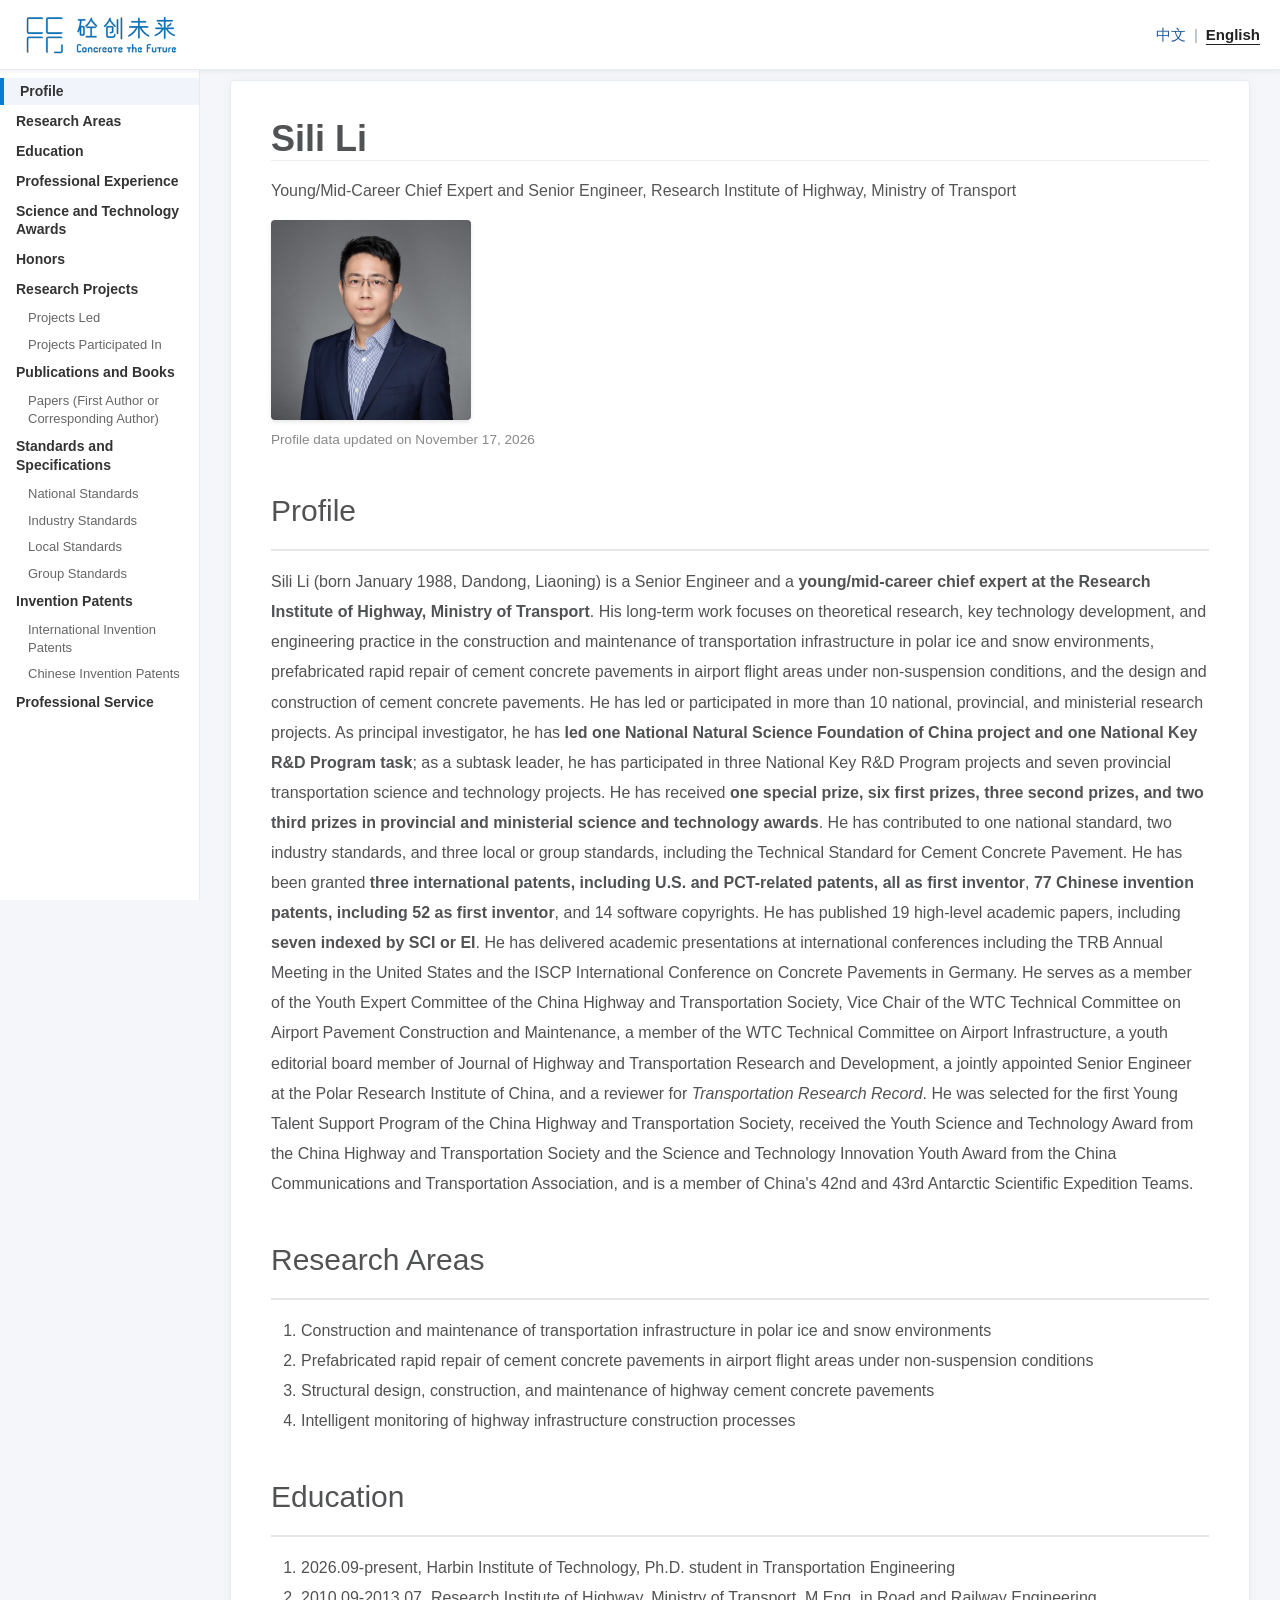
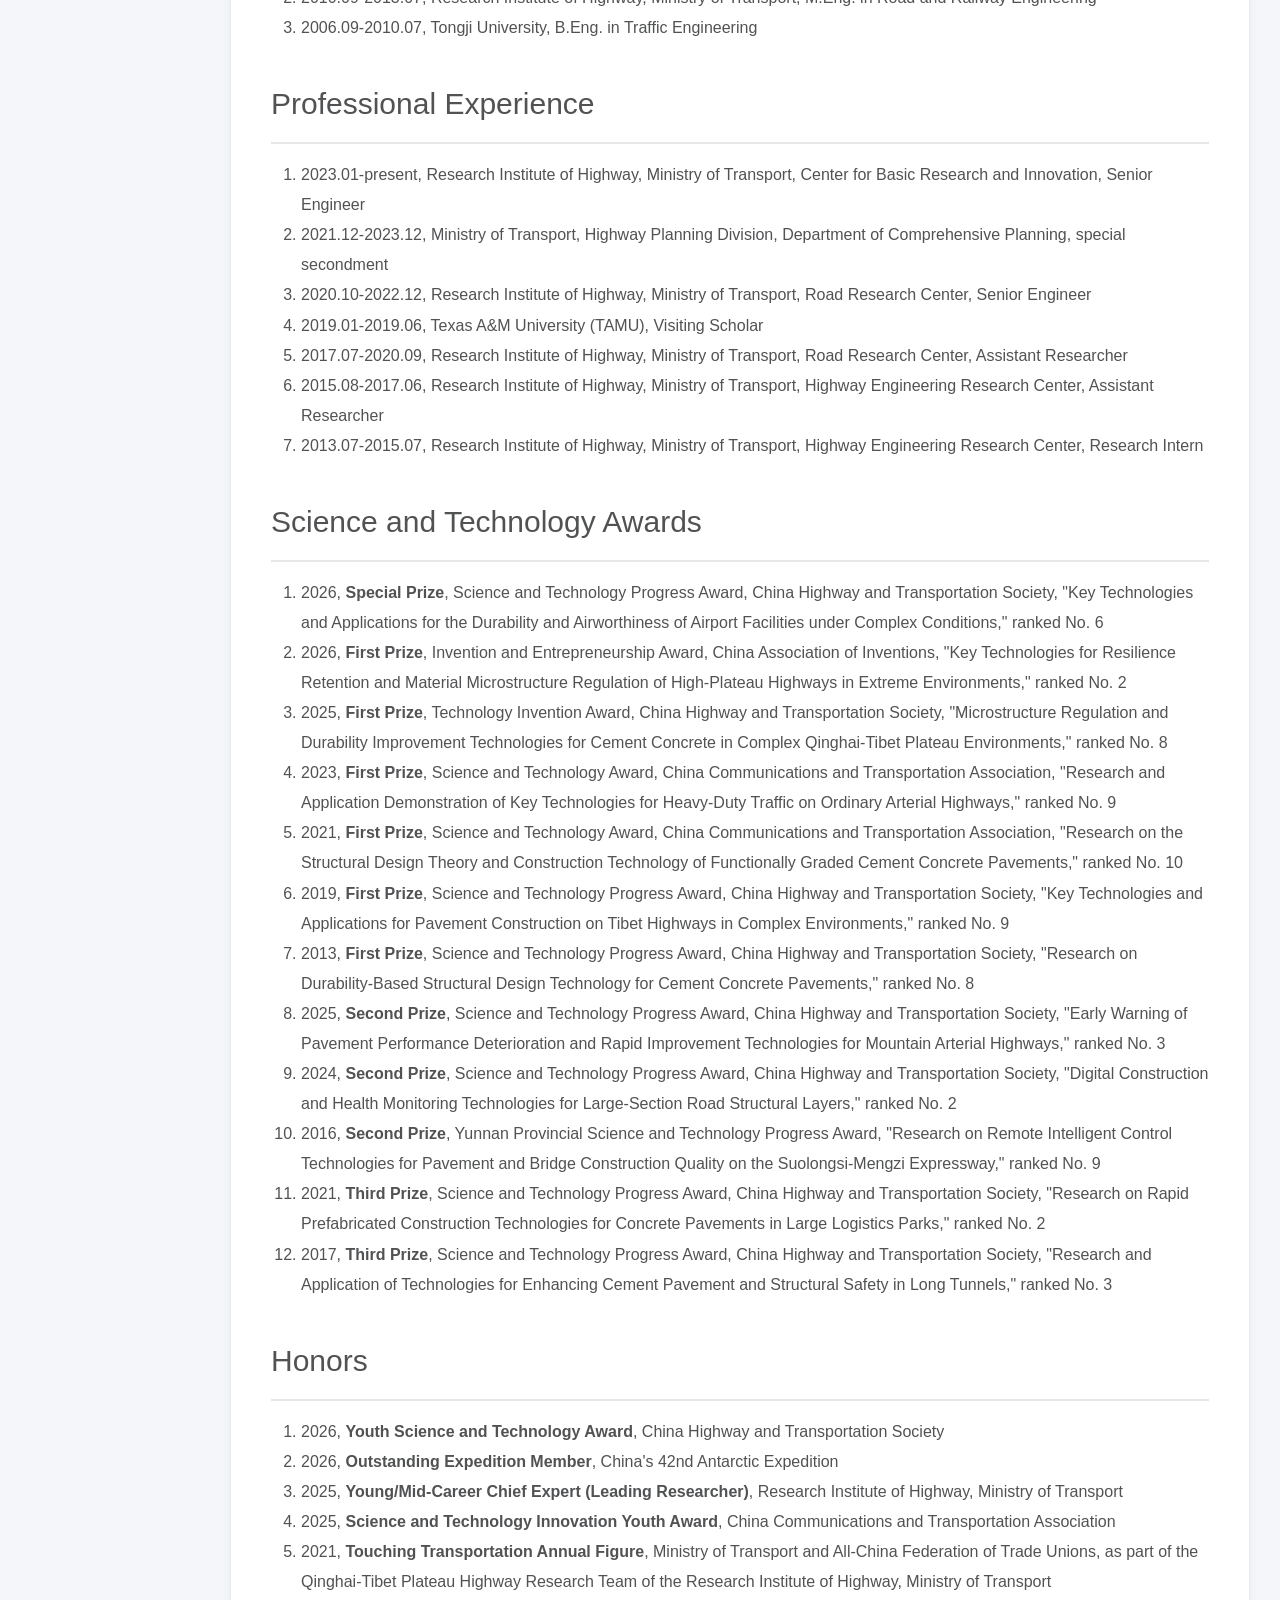
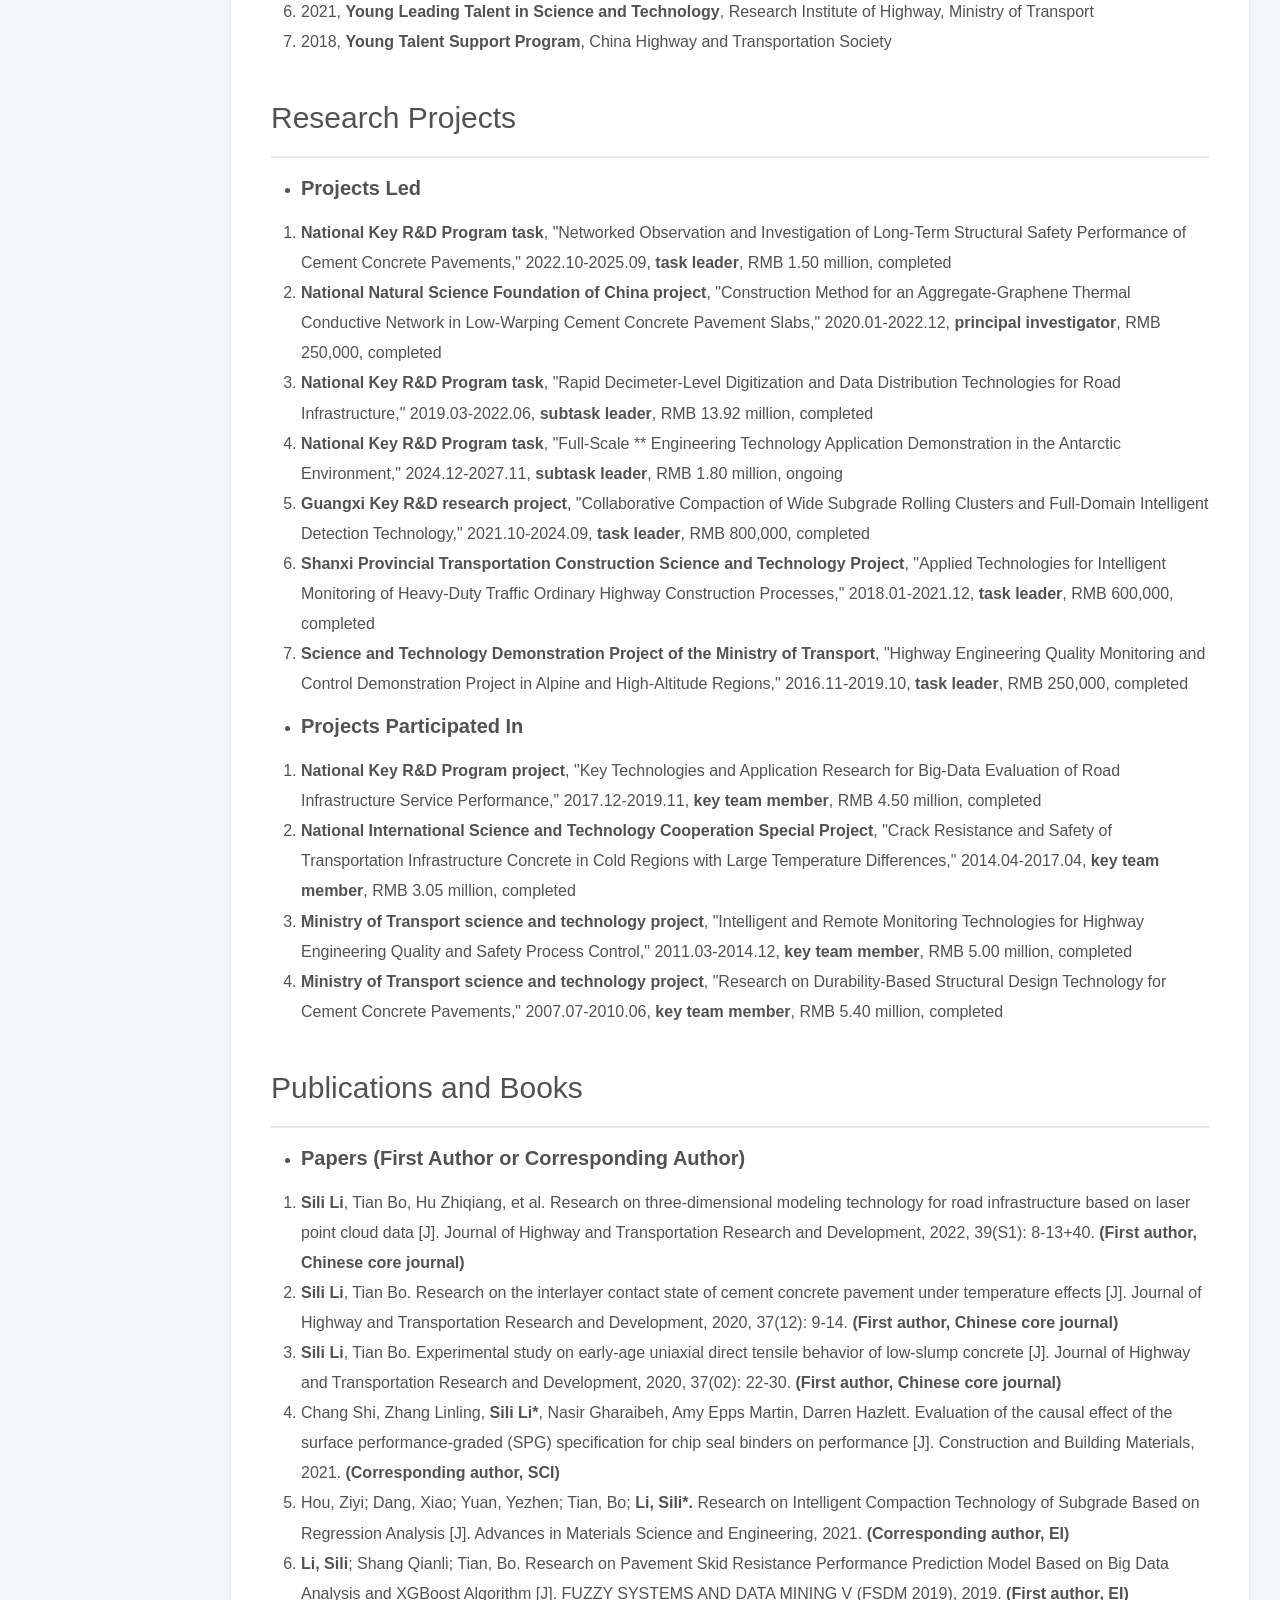
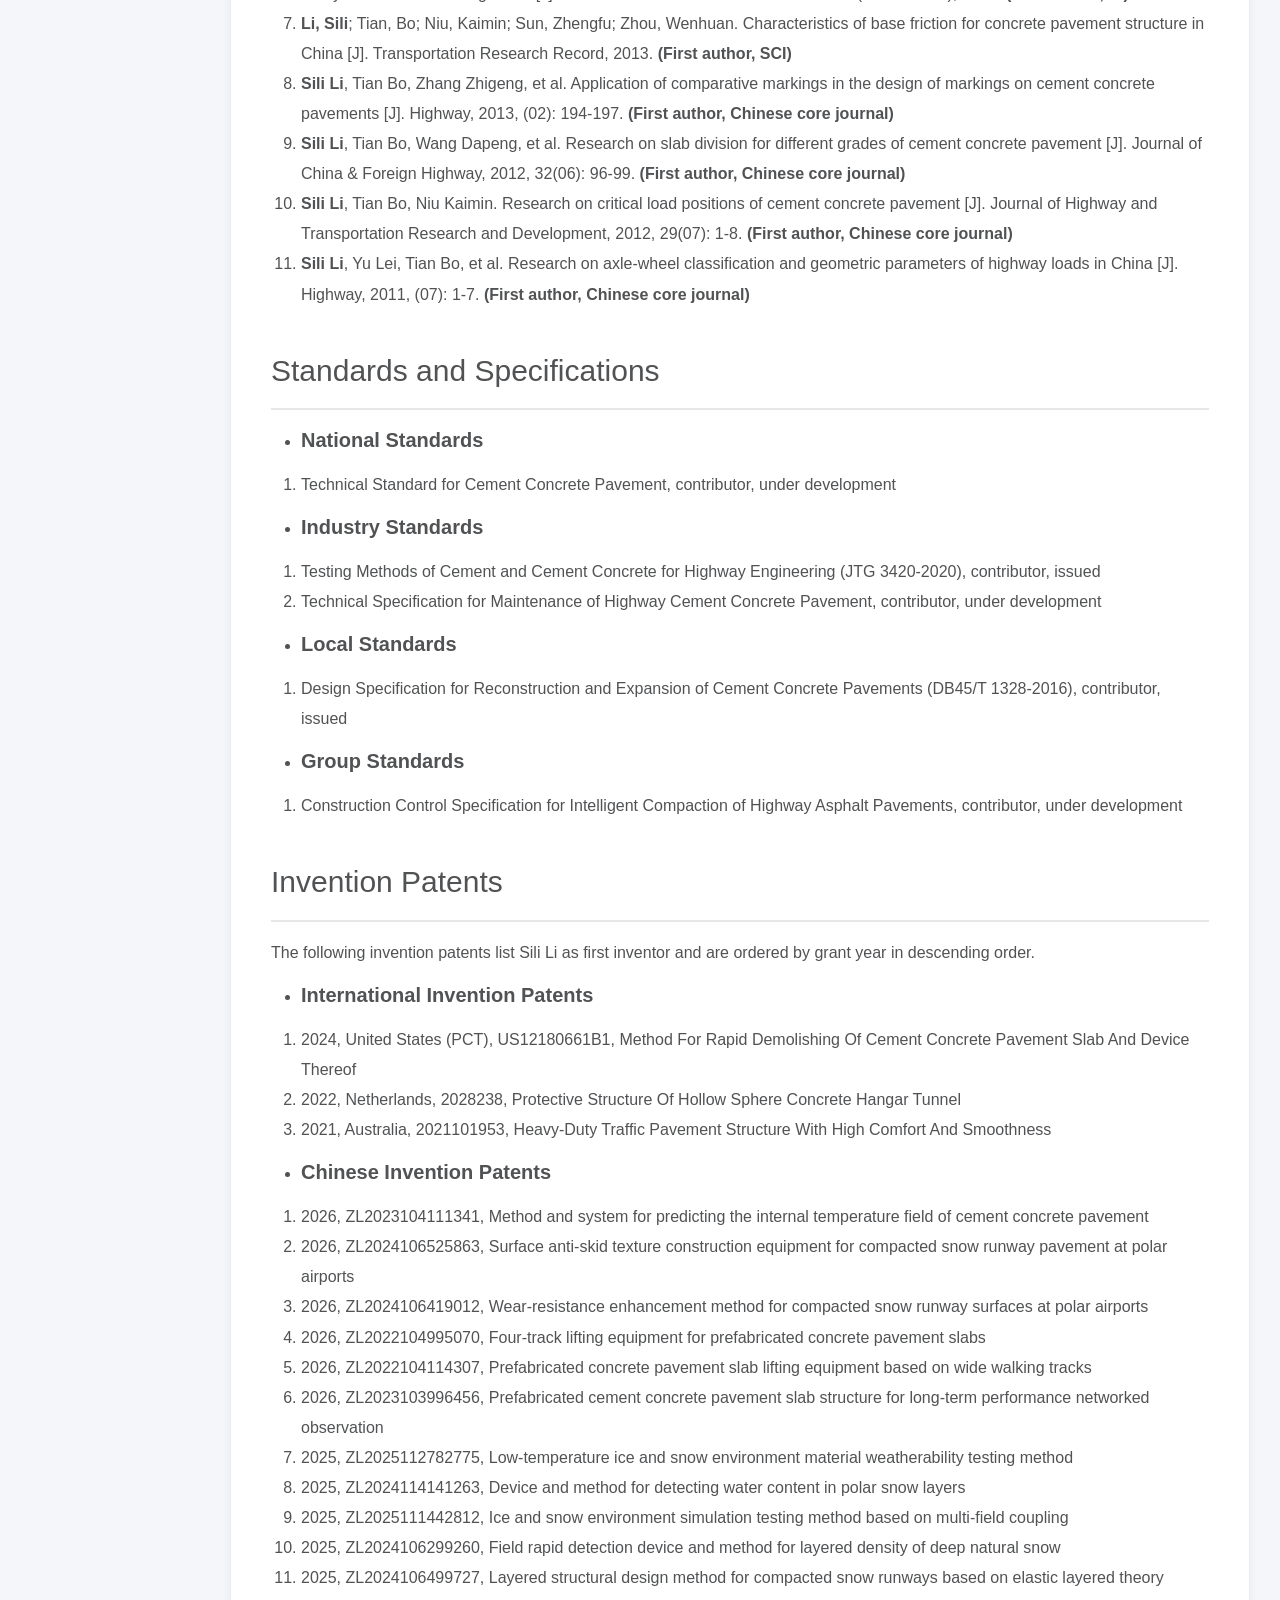
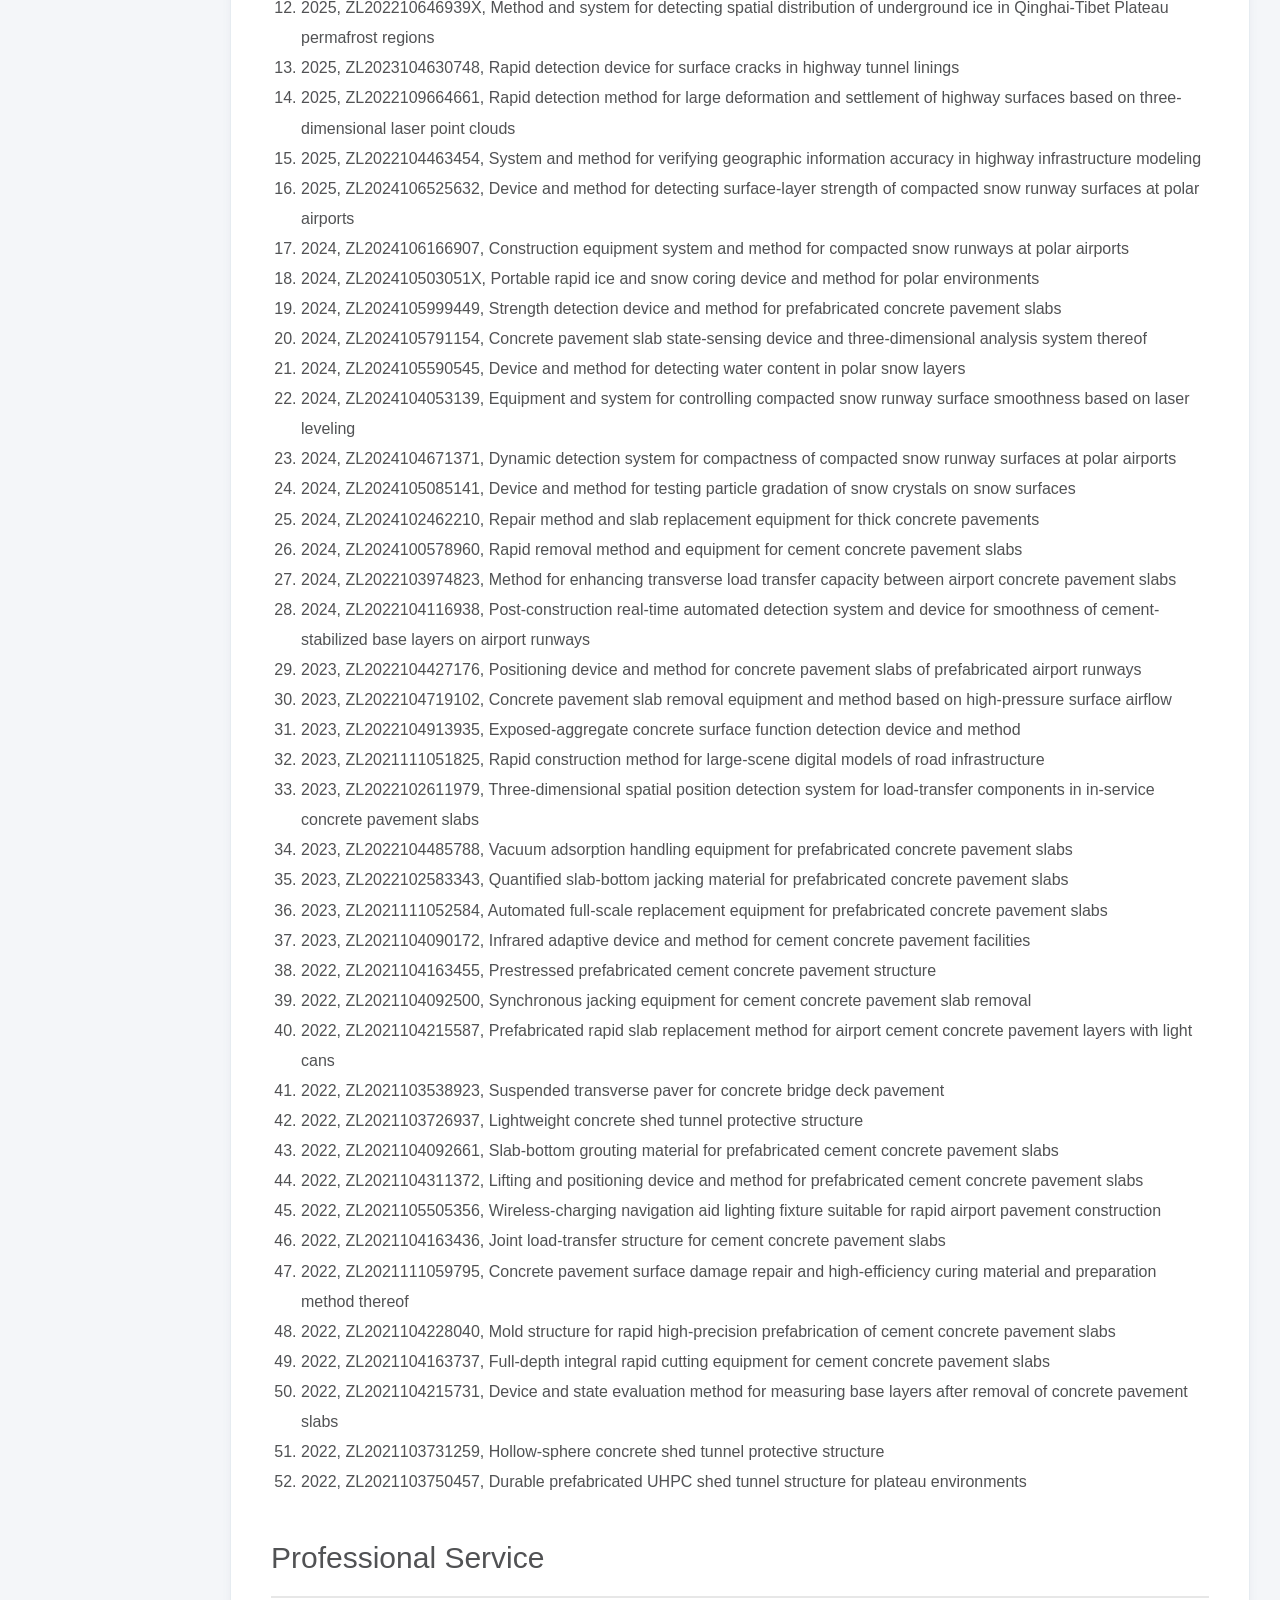
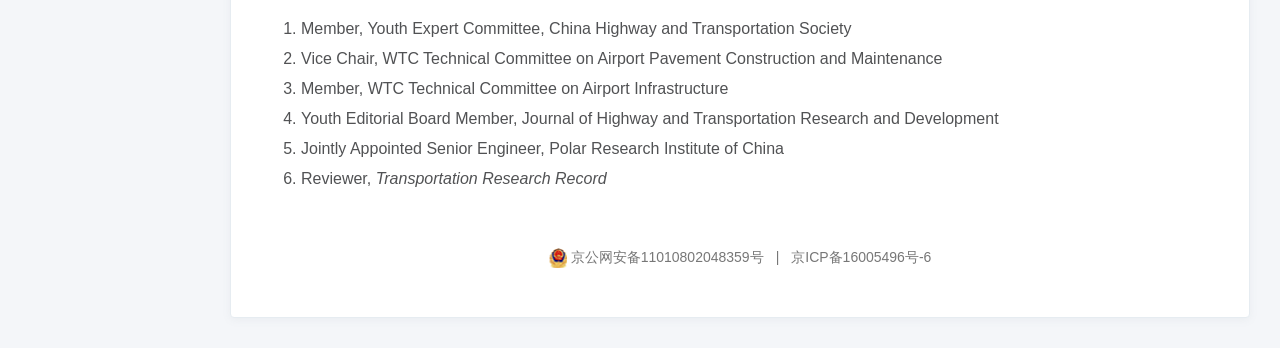
<file: en/index.html>
<!doctype html>
<html lang="en">
<head>
<meta charset='UTF-8'><meta name='viewport' content='width=device-width, initial-scale=1'>
<title>Sili Li - Senior Engineer, Research Institute of Highway, Ministry of Transport | Academic Profile</title>
<meta name="description" content="Sili Li is a Senior Engineer and young/mid-career chief expert at the Research Institute of Highway, Ministry of Transport, with research interests in polar transportation infrastructure, airport pavement rapid repair, and cement concrete pavement engineering.">
<meta name="keywords" content="Li Sili,Sili Li,academic profile,transportation infrastructure,cement concrete pavement,polar ice and snow environment,research projects,publications,patents">
<meta name="robots" content="index, follow, max-image-preview:large">
<meta name="author" content="Sili Li">
<link rel="canonical" href="https://lisili.site/en/">
<link rel="alternate" hreflang="zh-CN" href="https://lisili.site/">
<link rel="alternate" hreflang="en" href="https://lisili.site/en/">
<link rel="alternate" hreflang="x-default" href="https://lisili.site/">
<link rel="sitemap" type="application/xml" href="https://lisili.site/sitemap.xml">
<meta property="og:title" content="Sili Li - Senior Engineer | Academic Profile">
<meta property="og:description" content="Academic profile of Sili Li, focusing on polar transportation infrastructure, airport pavement rapid repair, and cement concrete pavement engineering.">
<meta property="og:url" content="https://lisili.site/en/">
<meta property="og:type" content="profile">
<meta property="og:site_name" content="Sili Li Academic Profile">
<meta property="og:locale" content="en_US">
<meta property="og:image" content="https://lisili.site/image/profile.png">
<meta property="og:image:alt" content="Portrait of Sili Li">
<meta property="og:updated_time" content="2026-11-17">
<meta name="twitter:card" content="summary_large_image">
<meta name="twitter:title" content="Sili Li - Senior Engineer | Academic Profile">
<meta name="twitter:description" content="Academic profile of Sili Li, focusing on polar transportation infrastructure, airport pavement rapid repair, and cement concrete pavement engineering.">
<meta name="twitter:image" content="https://lisili.site/image/profile.png">
<script type="application/ld+json">
{
  "@context": "https://schema.org",
  "@graph": [
    {
      "@type": "Person",
      "@id": "https://lisili.site/#person",
      "name": "Sili Li",
      "alternateName": ["Li Sili", "李思李"],
      "url": "https://lisili.site/en/",
      "image": "https://lisili.site/image/profile.png",
      "mainEntityOfPage": {
        "@id": "https://lisili.site/en/#profile-page"
      },
      "sameAs": [
        "https://a.xueshu.baidu.com/homepage/u/103f57b14f02540d6262af93669a49a7"
      ],
      "jobTitle": "Senior Engineer",
      "affiliation": {
        "@type": "Organization",
        "name": "Research Institute of Highway, Ministry of Transport"
      },
      "worksFor": {
        "@type": "Organization",
        "name": "Research Institute of Highway, Ministry of Transport"
      },
      "alumniOf": [
        {
          "@type": "CollegeOrUniversity",
          "name": "Tongji University"
        },
        {
          "@type": "Organization",
          "name": "Research Institute of Highway, Ministry of Transport"
        }
      ],
      "knowsAbout": [
        "Transportation infrastructure in polar ice and snow environments",
        "Rapid prefabricated repair of airport cement concrete pavement under non-suspension conditions",
        "Design, construction, and maintenance of cement concrete pavement",
        "Intelligent monitoring of highway infrastructure construction"
      ],
      "knowsLanguage": ["zh-CN", "en"],
      "award": [
        "Special Prize, Science and Technology Progress Award, China Highway and Transportation Society, 2026; Key Technologies and Applications for the Durability and Airworthiness of Airport Facilities under Complex Conditions; ranked No. 6",
        "First Prize, Invention and Entrepreneurship Award of the China Association of Inventions, 2026",
        "Young Talent Support Program of the China Highway and Transportation Society",
        "Youth Science and Technology Award of the China Highway and Transportation Society, 2026",
        "Outstanding Expedition Member, China's 42nd Antarctic Expedition, 2026",
        "Science and Technology Innovation Youth Award of the China Communications and Transportation Association"
      ],
      "description": "Sili Li is a Senior Engineer and young/mid-career chief expert at the Research Institute of Highway, Ministry of Transport. His research focuses on transportation infrastructure in polar ice and snow environments, rapid repair of airport pavements, and cement concrete pavement engineering."
    },
    {
      "@type": "ProfilePage",
      "@id": "https://lisili.site/en/#profile-page",
      "url": "https://lisili.site/en/",
      "name": "Sili Li - Academic Profile",
      "description": "Academic homepage of Sili Li, presenting his research areas, research projects, publications, standards, patents, and professional service.",
      "inLanguage": "en",
      "dateModified": "2026-11-17",
      "isPartOf": {
        "@id": "https://lisili.site/#website"
      },
      "primaryImageOfPage": {
        "@type": "ImageObject",
        "url": "https://lisili.site/image/profile.png",
        "caption": "Portrait of Sili Li"
      },
      "mainEntity": {
        "@id": "https://lisili.site/#person"
      }
    },
    {
      "@type": "WebSite",
      "@id": "https://lisili.site/#website",
      "url": "https://lisili.site/",
      "name": "Sili Li Academic Profile",
      "description": "Academic homepage of Sili Li, hosted at lisili.site.",
      "inLanguage": "en",
      "publisher": {
        "@id": "https://lisili.site/#person"
      }
    }
  ]
}
</script>

 <!-- 新增favicon图标引用 -->
<link rel="icon" href="/favicon.ico" type="image/x-icon">
<link rel="apple-touch-icon" href="/apple-touch-icon.png">
<style type='text/css'>html {overflow-x: initial !important;}:root { --bg-color: #ffffff; --text-color: #333333; --select-text-bg-color: #B5D6FC; --select-text-font-color: auto; --monospace: "Lucida Console",Consolas,"Courier",monospace; --title-bar-height: 20px; }
.mac-os-11 { --title-bar-height: 28px; }
html { font-size: 14px; background-color: var(--bg-color); color: var(--text-color); font-family: "Microsoft YaHei", "PingFang SC", Arial, sans-serif; -webkit-font-smoothing: antialiased; }
body { margin: 0px; padding: 0px; height: auto; inset: 0px; font-size: 1rem; line-height: 1.42857143; overflow-x: hidden; background-image: inherit; background-size: inherit; background-attachment: inherit; background-origin: inherit; background-clip: inherit; background-color: inherit; tab-size: 4; background-position: inherit; background-repeat: inherit; }
iframe { margin: auto; }
a.url { word-break: break-all; }
a:active, a:hover { outline: 0px; }
.in-text-selection, ::selection { text-shadow: none; background: var(--select-text-bg-color); color: var(--select-text-font-color); }
#write { margin: 0px auto; height: auto; width: inherit; word-break: normal; word-wrap: break-word; position: relative; white-space: normal; overflow-x: visible; padding-top: 36px; }
#write.first-line-indent p { text-indent: 2em; }
#write.first-line-indent li p, #write.first-line-indent p * { text-indent: 0px; }
#write.first-line-indent li { margin-left: 2em; }
.for-image #write { padding-left: 8px; padding-right: 8px; }
body.typora-export { padding-left: 30px; padding-right: 30px; }
.typora-export .footnote-line, .typora-export li, .typora-export p { white-space: pre-wrap; }
.typora-export .task-list-item input { pointer-events: none; }
@media screen and (max-width: 500px) {
  body.typora-export { padding-left: 0px; padding-right: 0px; }
  #write { padding-left: 20px; padding-right: 20px; }
}
#write li > figure:last-child { margin-bottom: 0.5rem; }
#write ol, #write ul { position: relative; }
img { max-width: 100%; vertical-align: middle; image-orientation: from-image; }
button, input, select, textarea { color: inherit; font-family: inherit; font-size: inherit; font-style: inherit; font-variant-caps: inherit; font-weight: inherit; font-stretch: inherit; line-height: inherit; }
input[type="checkbox"], input[type="radio"] { line-height: normal; padding: 0px; }
*, ::after, ::before { box-sizing: border-box; }
#write h1, #write h2, #write h3, #write h4, #write h5, #write h6, #write p, #write pre { width: inherit; }
#write h1, #write h2, #write h3, #write h4, #write h5, #write h6, #write p { position: relative; }
p { line-height: inherit; }
h1, h2, h3, h4, h5, h6 { break-after: avoid-page; break-inside: avoid; orphans: 4; }
p { orphans: 4; }
h1 { font-size: 2rem; }
h2 { font-size: 1.8rem; }
h3 { font-size: 1.6rem; }
h4 { font-size: 1.4rem; }
h5 { font-size: 1.2rem; }
h6 { font-size: 1rem; }
.md-math-block, .md-rawblock, h1, h2, h3, h4, h5, h6, p { margin-top: 1rem; margin-bottom: 1rem; }
.hidden { display: none; }
.md-blockmeta { color: rgb(204, 204, 204); font-weight: 700; font-style: italic; }
a { cursor: pointer; }
sup.md-footnote { padding: 2px 4px; background-color: rgba(238, 238, 238, 0.7); color: rgb(85, 85, 85); border-radius: 4px; cursor: pointer; }
sup.md-footnote a, sup.md-footnote a:hover { color: inherit; text-transform: inherit; text-decoration: inherit; }
#write input[type="checkbox"] { cursor: pointer; width: inherit; height: inherit; }
figure { overflow-x: auto; margin: 1.2em 0px; max-width: calc(100% + 16px); padding: 0px; }
figure > table { margin: 0px; }
thead, tr { break-inside: avoid; break-after: auto; }
thead { display: table-header-group; }
table { border-collapse: collapse; border-spacing: 0px; width: 100%; overflow: auto; break-inside: auto; text-align: left; }
table.md-table td { min-width: 32px; }
.CodeMirror-gutters { border-right-width: 0px; background-color: inherit; }
.CodeMirror-linenumber { }
.CodeMirror { text-align: left; }
.CodeMirror-placeholder { opacity: 0.3; }
.CodeMirror pre { padding: 0px 4px; }
.CodeMirror-lines { padding: 0px; }
div.hr:focus { cursor: none; }
#write pre { white-space: pre-wrap; }
#write.fences-no-line-wrapping pre { white-space: pre; }
#write pre.ty-contain-cm { white-space: normal; }
.CodeMirror-gutters { margin-right: 4px; }
.md-fences { font-size: 0.9rem; display: block; break-inside: avoid; text-align: left; overflow: visible; white-space: pre; background-image: inherit; background-size: inherit; background-attachment: inherit; background-origin: inherit; background-clip: inherit; background-color: inherit; position: relative !important; background-position: inherit; background-repeat: inherit; }
.md-fences-adv-panel { width: 100%; margin-top: 10px; text-align: center; padding-top: 0px; padding-bottom: 8px; overflow-x: auto; }
#write .md-fences.mock-cm { white-space: pre-wrap; }
.md-fences.md-fences-with-lineno { padding-left: 0px; }
#write.fences-no-line-wrapping .md-fences.mock-cm { white-space: pre; overflow-x: auto; }
.md-fences.mock-cm.md-fences-with-lineno { padding-left: 8px; }
.CodeMirror-line, twitterwidget { break-inside: avoid; }
svg { break-inside: avoid; }
.footnotes { opacity: 0.8; font-size: 0.9rem; margin-top: 1em; margin-bottom: 1em; }
.footnotes + .footnotes { margin-top: 0px; }
.md-reset { margin: 0px; padding: 0px; border: 0px; outline: 0px; vertical-align: top; text-decoration: none; text-shadow: none; float: none; position: static; width: auto; height: auto; white-space: nowrap; cursor: inherit; line-height: normal; font-weight: 400; text-align: left; box-sizing: content-box; direction: ltr; background-position: 0px 0px; }
li div { padding-top: 0px; }
blockquote { margin: 1rem 0px; }
li .mathjax-block, li p { margin: 0.5rem 0px; }
li blockquote { margin: 1rem 0px; }
li { margin: 0px; position: relative; }
blockquote > :last-child { margin-bottom: 0px; }
blockquote > :first-child, li > :first-child { margin-top: 0px; }
.footnotes-area { color: rgb(136, 136, 136); margin-top: 0.714rem; padding-bottom: 0.143rem; white-space: normal; }
#write .footnote-line { white-space: pre-wrap; }
@media print {
  body, html { border: 1px solid transparent; height: 99%; break-after: avoid; break-before: avoid; font-variant-ligatures: no-common-ligatures; }
  #write { margin-top: 0px; padding-top: 0px; border-color: transparent !important; padding-bottom: 0px !important; }
  .typora-export * { print-color-adjust: exact; }
  .typora-export #write { break-after: avoid; }
  .typora-export #write::after { height: 0px; }
  .is-mac table { break-inside: avoid; }
  .typora-export-show-outline .typora-export-sidebar { display: none; }
}
.footnote-line { margin-top: 0.714em; font-size: 0.7em; }
a img, img a { cursor: pointer; }
pre.md-meta-block { font-size: 0.8rem; min-height: 0.8rem; white-space: pre-wrap; background-color: rgb(204, 204, 204); display: block; overflow-x: hidden; }
p > .md-image:only-child:not(.md-img-error) img, p > img:only-child { display: block; margin: auto; }
#write.first-line-indent p > .md-image:only-child:not(.md-img-error) img { left: -2em; position: relative; }
p > .md-image:only-child { display: inline-block; width: 100%; }
#write .MathJax_Display { margin: 0.8em 0px 0px; }
.md-math-block { width: 100%; }
.md-math-block:not(:empty)::after { display: none; }
.MathJax_ref { fill: currentcolor; }
[contenteditable="true"]:active, [contenteditable="true"]:focus, [contenteditable="false"]:active, [contenteditable="false"]:focus { outline: 0px; box-shadow: none; }
.md-task-list-item { position: relative; list-style-type: none; }
.task-list-item.md-task-list-item { padding-left: 0px; }
.md-task-list-item > input { position: absolute; top: 0px; left: 0px; margin-left: -1.2em; margin-top: calc(1em - 10px); border: none; }
.math { font-size: 1rem; }
.md-toc { min-height: 3.58rem; position: relative; font-size: 0.9rem; border-radius: 10px; }
.md-toc-content { position: relative; margin-left: 0px; }
.md-toc-content::after, .md-toc::after { display: none; }
.md-toc-item { display: block; color: rgb(65, 131, 196); }
.md-toc-item a { text-decoration: none; }
.md-toc-inner:hover { text-decoration: underline; }
.md-toc-inner { display: inline-block; cursor: pointer; }
.md-toc-h1 .md-toc-inner { margin-left: 0px; font-weight: 700; }
.md-toc-h2 .md-toc-inner { margin-left: 2em; }
.md-toc-h3 .md-toc-inner { margin-left: 4em; }
.md-toc-h4 .md-toc-inner { margin-left: 6em; }
.md-toc-h5 .md-toc-inner { margin-left: 8em; }
.md-toc-h6 .md-toc-inner { margin-left: 10em; }
@media screen and (max-width: 48em) {
  .md-toc-h3 .md-toc-inner { margin-left: 3.5em; }
  .md-toc-h4 .md-toc-inner { margin-left: 5em; }
  .md-toc-h5 .md-toc-inner { margin-left: 6.5em; }
  .md-toc-h6 .md-toc-inner { margin-left: 8em; }
}
a.md-toc-inner { font-size: inherit; font-style: inherit; font-weight: inherit; line-height: inherit; }
.footnote-line a:not(.reversefootnote) { color: inherit; }
.reversefootnote { font-family: ui-monospace, sans-serif; }
.md-attr { display: none; }
.md-fn-count::after { content: "."; }
code, pre, samp, tt { font-family: var(--monospace); }
kbd { margin: 0px 0.1em; padding: 0.1em 0.6em; font-size: 0.8em; color: rgb(36, 39, 41); background-color: rgb(255, 255, 255); border: 1px solid rgb(173, 179, 185); border-radius: 3px; box-shadow: rgba(12, 13, 14, 0.2) 0px 1px 0px, rgb(255, 255, 255) 0px 0px 0px 2px inset; white-space: nowrap; vertical-align: middle; }
.md-comment { color: rgb(162, 127, 3); opacity: 0.6; font-family: var(--monospace); }
code { text-align: left; }
a.md-print-anchor { white-space: pre !important; border: none !important; display: inline-block !important; position: absolute !important; width: 1px !important; right: 0px !important; outline: 0px !important; text-shadow: initial !important; background-position: 0px 0px !important; }
.os-windows.monocolor-emoji .md-emoji { font-family: "Segoe UI Symbol", sans-serif; }
.md-diagram-panel > svg { max-width: 100%; }
[lang="flow"] svg, [lang="mermaid"] svg { max-width: 100%; height: auto; }
[lang="mermaid"] .node text { font-size: 1rem; }
table tr th { border-bottom-width: 0px; }
video { max-width: 100%; display: block; margin: 0px auto; }
iframe { max-width: 100%; width: 100%; border: none; }
.highlight td, .highlight tr { border: 0px; }
mark { background-color: rgb(255, 255, 0); color: rgb(0, 0, 0); }
.md-html-inline .md-plain, .md-html-inline strong, mark .md-inline-math, mark strong { color: inherit; }
.md-expand mark .md-meta { opacity: 0.3 !important; }
mark .md-meta { color: rgb(0, 0, 0); }
@media print {
  .typora-export h1, .typora-export h2, .typora-export h3, .typora-export h4, .typora-export h5, .typora-export h6 { break-inside: avoid; }
}
.md-diagram-panel .messageText { stroke: none !important; }
.md-diagram-panel .start-state { fill: var(--node-fill); }
.md-diagram-panel .edgeLabel rect { opacity: 1 !important; }
.md-fences.md-fences-math { font-size: 1em; }
.md-fences-advanced:not(.md-focus) { padding: 0px; white-space: nowrap; border: 0px; }
.md-fences-advanced:not(.md-focus) { background-image: inherit; background-size: inherit; background-attachment: inherit; background-origin: inherit; background-clip: inherit; background-color: inherit; background-position: inherit; background-repeat: inherit; }
.typora-export-show-outline .typora-export-content { max-width: 1440px; margin: auto; display: flex; flex-direction: row; }
.typora-export-sidebar { width: 300px; font-size: 0.8rem; margin-top: 80px; margin-right: 18px; }
.typora-export-show-outline #write { --webkit-flex: 2; flex: 2 1 0%; }
.typora-export-sidebar .outline-content { position: fixed; top: 0px; max-height: 100%; overflow: hidden auto; padding-bottom: 30px; padding-top: 60px; width: 300px; }
@media screen and (max-width: 1024px) {
  .typora-export-sidebar, .typora-export-sidebar .outline-content { width: 240px; }
}
@media screen and (max-width: 800px) {
  .typora-export-sidebar { display: none; }
}
.outline-content li, .outline-content ul { margin-left: 0px; margin-right: 0px; padding-left: 0px; padding-right: 0px; list-style: none; }
.outline-content ul { margin-top: 0px; margin-bottom: 0px; }
.outline-content strong { font-weight: 400; }
.outline-expander { width: 1rem; height: 1.428571429rem; position: relative; display: table-cell; vertical-align: middle; cursor: pointer; padding-left: 4px; }
.outline-expander::before { content: ""; position: relative; font-family: Ionicons; display: inline-block; font-size: 8px; vertical-align: middle; }
.outline-item { padding-top: 3px; padding-bottom: 3px; cursor: pointer; }
.outline-expander:hover::before { content: ""; }
.outline-h1 > .outline-item { padding-left: 0px; }
.outline-h2 > .outline-item { padding-left: 1em; }
.outline-h3 > .outline-item { padding-left: 2em; }
.outline-h4 > .outline-item { padding-left: 3em; }
.outline-h5 > .outline-item { padding-left: 4em; }
.outline-h6 > .outline-item { padding-left: 5em; }
.outline-label { cursor: pointer; display: table-cell; vertical-align: middle; text-decoration: none; color: inherit; }
.outline-label:hover { text-decoration: underline; }
.outline-item:hover { border-color: rgb(245, 245, 245); background-color: var(--item-hover-bg-color); }
.outline-item:hover { margin-left: -28px; margin-right: -28px; border-left-width: 28px; border-left-style: solid; border-left-color: transparent; border-right-width: 28px; border-right-style: solid; border-right-color: transparent; }
.outline-item-single .outline-expander::before, .outline-item-single .outline-expander:hover::before { display: none; }
.outline-item-open > .outline-item > .outline-expander::before { content: ""; }
.outline-children { display: none; }
.info-panel-tab-wrapper { display: none; }
.outline-item-open > .outline-children { display: block; }
.typora-export .outline-item { padding-top: 1px; padding-bottom: 1px; }
.typora-export .outline-item:hover { margin-right: -8px; border-right-width: 8px; border-right-style: solid; border-right-color: transparent; }
.typora-export .outline-expander::before { content: "+"; font-family: inherit; top: -1px; }
.typora-export .outline-expander:hover::before, .typora-export .outline-item-open > .outline-item > .outline-expander::before { content: "−"; }
.typora-export-collapse-outline .outline-children { display: none; }
.typora-export-collapse-outline .outline-item-open > .outline-children, .typora-export-no-collapse-outline .outline-children { display: block; }
.typora-export-no-collapse-outline .outline-expander::before { content: "" !important; }
.typora-export-show-outline .outline-item-active > .outline-item .outline-label { font-weight: 700; }
.md-inline-math-container mjx-container { zoom: 0.95; }


:root {
    --side-bar-bg-color: #fafafa;
    --control-text-color: #777;
}



/* open-sans-regular - latin-ext_latin */
  /* open-sans-italic - latin-ext_latin */
    /* open-sans-700 - latin-ext_latin */
    /* open-sans-700italic - latin-ext_latin */
  html {
    font-size: 16px;
    -webkit-font-smoothing: antialiased;
}

body {
    font-family: "Microsoft YaHei", "PingFang SC", Arial, 'Segoe UI Emoji', sans-serif;
    color: rgb(51, 51, 51);
    line-height: 1.6;
}

#write {
    max-width: 860px;
  	margin: 0 auto;
  	padding: 30px;
    padding-bottom: 100px;
}

@media only screen and (min-width: 1400px) {
	#write {
		max-width: 1024px;
	}
}

@media only screen and (min-width: 1800px) {
	#write {
		max-width: 1200px;
	}
}

#write > ul:first-child,
#write > ol:first-child{
    margin-top: 30px;
}

a {
    color: #4183C4;
}
h1,
h2,
h3,
h4,
h5,
h6 {
    position: relative;
    margin-top: 1rem;
    margin-bottom: 1rem;
    font-weight: bold;
    line-height: 1.4;
    cursor: text;
}
h1:hover a.anchor,
h2:hover a.anchor,
h3:hover a.anchor,
h4:hover a.anchor,
h5:hover a.anchor,
h6:hover a.anchor {
    text-decoration: none;
}
h1 tt,
h1 code {
    font-size: inherit;
}
h2 tt,
h2 code {
    font-size: inherit;
}
h3 tt,
h3 code {
    font-size: inherit;
}
h4 tt,
h4 code {
    font-size: inherit;
}
h5 tt,
h5 code {
    font-size: inherit;
}
h6 tt,
h6 code {
    font-size: inherit;
}
h1 {
    font-size: 2.25em;
    line-height: 1.2;
    border-bottom: 1px solid #eee;
}
h2 {
    font-size: 1.75em;
    line-height: 1.225;
    border-bottom: 1px solid #eee;
}

/*@media print {
    .typora-export h1,
    .typora-export h2 {
        border-bottom: none;
        padding-bottom: initial;
    }

    .typora-export h1::after,
    .typora-export h2::after {
        content: "";
        display: block;
        height: 100px;
        margin-top: -96px;
        border-top: 1px solid #eee;
    }
}*/

h3 {
    font-size: 1.5em;
    line-height: 1.43;
}
h4 {
    font-size: 1.25em;
}
h5 {
    font-size: 1em;
}
h6 {
   font-size: 1em;
    color: #777;
}
p,
blockquote,
ul,
ol,
dl,
table{
    margin: 0.8em 0;
}
li>ol,
li>ul {
    margin: 0 0;
}
hr {
    height: 2px;
    padding: 0;
    margin: 16px 0;
    background-color: #e7e7e7;
    border: 0 none;
    overflow: hidden;
    box-sizing: content-box;
}

li p.first {
    display: inline-block;
}
ul,
ol {
    padding-left: 30px;
}
ul:first-child,
ol:first-child {
    margin-top: 0;
}
ul:last-child,
ol:last-child {
    margin-bottom: 0;
}
blockquote {
    border-left: 4px solid #dfe2e5;
    padding: 0 15px;
    color: #777777;
}
blockquote blockquote {
    padding-right: 0;
}
table {
    border-collapse: collapse;
    border-spacing: 0px;
    width: 100%;
    overflow: auto;
    break-inside: auto;
    text-align: left;
}
table tr {
    border: 1px solid #dfe2e5;
    margin: 0;
    padding: 0;
}
table tr:nth-child(2n),
thead {
    background-color: #f8f8f8;
}
table th {
    font-weight: bold;
    border: 1px solid #dfe2e5;
    border-bottom: 0;
    margin: 0;
    padding: 6px 13px;
}
table td {
    border: 1px solid #dfe2e5;
    margin: 0;
    padding: 6px 13px;
}
table th:first-child,
table td:first-child {
    margin-top: 0;
}
table th:last-child,
table td:last-child {
    margin-bottom: 0;
}

.CodeMirror-lines {
    padding-left: 4px;
}

.code-tooltip {
    box-shadow: 0 1px 1px 0 rgba(0,28,36,.3);
    border-top: 1px solid #eef2f2;
}

.md-fences,
code,
tt {
    border: 1px solid #e7eaed;
    background-color: #f8f8f8;
    border-radius: 3px;
    padding: 0;
    padding: 2px 4px 0px 4px;
    font-size: 0.9em;
}

code {
    background-color: #f3f4f4;
    padding: 0 2px 0 2px;
}

.md-fences {
    margin-bottom: 15px;
    margin-top: 15px;
    padding-top: 8px;
    padding-bottom: 6px;
}


.md-task-list-item > input {
  margin-left: -1.3em;
}

@media print {
    html {
        font-size: 13px;
    }
    pre {
        page-break-inside: avoid;
        word-wrap: break-word;
    }
}

.md-fences {
	background-color: #f8f8f8;
}
#write pre.md-meta-block {
	padding: 1rem;
    font-size: 85%;
    line-height: 1.45;
    background-color: #f7f7f7;
    border: 0;
    border-radius: 3px;
    color: #777777;
    margin-top: 0 !important;
}

.mathjax-block>.code-tooltip {
	bottom: .375rem;
}

.md-mathjax-midline {
    background: #fafafa;
}

#write>h3.md-focus:before{
	left: -1.5625rem;
	top: .375rem;
}
#write>h4.md-focus:before{
	left: -1.5625rem;
	top: .285714286rem;
}
#write>h5.md-focus:before{
	left: -1.5625rem;
	top: .285714286rem;
}
#write>h6.md-focus:before{
	left: -1.5625rem;
	top: .285714286rem;
}
.md-image>.md-meta {
    /*border: 1px solid #ddd;*/
    border-radius: 3px;
    padding: 2px 0px 0px 4px;
    font-size: 0.9em;
    color: inherit;
}

.md-tag {
    color: #a7a7a7;
    opacity: 1;
}

.md-toc { 
    margin-top:20px;
    padding-bottom:20px;
}

.sidebar-tabs {
    border-bottom: none;
}

#typora-quick-open {
    border: 1px solid #ddd;
    background-color: #f8f8f8;
}

#typora-quick-open-item {
    background-color: #FAFAFA;
    border-color: #FEFEFE #e5e5e5 #e5e5e5 #eee;
    border-style: solid;
    border-width: 1px;
}

/** focus mode */
.on-focus-mode blockquote {
    border-left-color: rgba(85, 85, 85, 0.12);
}

header, .context-menu, .megamenu-content, footer{
    font-family: "Segoe UI", "Arial", sans-serif;
}

.file-node-content:hover .file-node-icon,
.file-node-content:hover .file-node-open-state{
    visibility: visible;
}

.mac-seamless-mode #typora-sidebar {
    background-color: #fafafa;
    background-color: var(--side-bar-bg-color);
}

.md-lang {
    color: #b4654d;
}

/*.html-for-mac {
    --item-hover-bg-color: #E6F0FE;
}*/

#md-notification .btn {
    border: 0;
}

.dropdown-menu .divider {
    border-color: #e5e5e5;
    opacity: 0.4;
}

.ty-preferences .window-content {
    background-color: #fafafa;
}

.ty-preferences .nav-group-item.active {
    color: white;
    background: #999;
}

.menu-item-container a.menu-style-btn {
    background-color: #f5f8fa;
    background-image: linear-gradient( 180deg , hsla(0, 0%, 100%, 0.8), hsla(0, 0%, 100%, 0)); 
}



mjx-container[jax="SVG"] {
  direction: ltr;
}

mjx-container[jax="SVG"] > svg {
  overflow: visible;
  min-height: 1px;
  min-width: 1px;
}

mjx-container[jax="SVG"] > svg a {
  fill: blue;
  stroke: blue;
}

mjx-assistive-mml {
  position: absolute !important;
  top: 0px;
  left: 0px;
  clip: rect(1px, 1px, 1px, 1px);
  padding: 1px 0px 0px 0px !important;
  border: 0px !important;
  display: block !important;
  width: auto !important;
  overflow: hidden !important;
  -webkit-touch-callout: none;
  -webkit-user-select: none;
  -khtml-user-select: none;
  -moz-user-select: none;
  -ms-user-select: none;
  user-select: none;
}

mjx-assistive-mml[display="block"] {
  width: 100% !important;
}

mjx-container[jax="SVG"][display="true"] {
  display: block;
  text-align: center;
  margin: 1em 0;
}

mjx-container[jax="SVG"][display="true"][width="full"] {
  display: flex;
}

mjx-container[jax="SVG"][justify="left"] {
  text-align: left;
}

mjx-container[jax="SVG"][justify="right"] {
  text-align: right;
}

g[data-mml-node="merror"] > g {
  fill: red;
  stroke: red;
}

g[data-mml-node="merror"] > rect[data-background] {
  fill: yellow;
  stroke: none;
}

g[data-mml-node="mtable"] > line[data-line], svg[data-table] > g > line[data-line] {
  stroke-width: 70px;
  fill: none;
}

g[data-mml-node="mtable"] > rect[data-frame], svg[data-table] > g > rect[data-frame] {
  stroke-width: 70px;
  fill: none;
}

g[data-mml-node="mtable"] > .mjx-dashed, svg[data-table] > g > .mjx-dashed {
  stroke-dasharray: 140;
}

g[data-mml-node="mtable"] > .mjx-dotted, svg[data-table] > g > .mjx-dotted {
  stroke-linecap: round;
  stroke-dasharray: 0,140;
}

g[data-mml-node="mtable"] > g > svg {
  overflow: visible;
}

[jax="SVG"] mjx-tool {
  display: inline-block;
  position: relative;
  width: 0;
  height: 0;
}

[jax="SVG"] mjx-tool > mjx-tip {
  position: absolute;
  top: 0;
  left: 0;
}

mjx-tool > mjx-tip {
  display: inline-block;
  padding: .2em;
  border: 1px solid #888;
  font-size: 70%;
  background-color: #F8F8F8;
  color: black;
  box-shadow: 2px 2px 5px #AAAAAA;
}

g[data-mml-node="maction"][data-toggle] {
  cursor: pointer;
}

mjx-status {
  display: block;
  position: fixed;
  left: 1em;
  bottom: 1em;
  min-width: 25%;
  padding: .2em .4em;
  border: 1px solid #888;
  font-size: 90%;
  background-color: #F8F8F8;
  color: black;
}

foreignObject[data-mjx-xml] {
  font-family: initial;
  line-height: normal;
  overflow: visible;
}

mjx-container[jax="SVG"] path[data-c], mjx-container[jax="SVG"] use[data-c] {
  stroke-width: 3;
}

g[data-mml-node="xypic"] path {
  stroke-width: inherit;
}

.MathJax g[data-mml-node="xypic"] path {
  stroke-width: inherit;
}
mjx-container[jax="SVG"] path[data-c], mjx-container[jax="SVG"] use[data-c] {
							stroke-width: 0;
						} @media print { @page {margin: 0 0 0 0;} body.typora-export {padding-left: 0; padding-right: 0;} #write {padding:0;}}

.mobile-toc {
  display: none;
}

.site-record {
  display: flex;
  align-items: center;
  justify-content: center;
  flex-wrap: wrap;
}

.profile-subtitle {
  margin: 0.25rem 0 0.35rem;
  color: #555;
  font-size: 1rem;
  line-height: 1.7;
}

#write .profile-updated {
  margin: 0 0 1.1rem;
  color: #888;
  font-size: 0.85rem;
  font-weight: 400;
  line-height: 1.5;
  text-align: left;
}

.profile-links {
  margin: 0 0 1rem;
  color: #666;
  font-size: 0.95rem;
  line-height: 1.7;
}

.profile-links a {
  color: #225c9a;
  text-decoration: none;
}

.profile-links a:hover {
  text-decoration: underline;
}

@media screen and (max-width: 640px) {
  html {
    font-size: 15px;
  }

  body.typora-export {
    padding-left: 0;
    padding-right: 0;
  }

  #write {
    max-width: 100%;
    padding-left: 16px !important;
    padding-right: 16px !important;
    line-height: 1.75;
  }

  #write h3 {
    margin-top: 1.85rem;
    margin-bottom: 0.75rem;
    padding-top: 0.25rem;
    padding-bottom: 0;
    font-size: 1.35rem;
    line-height: 1.35;
  }

  #write h1#李思李 {
    margin-top: 0.7rem;
    font-size: 1.55rem;
  }

  .profile-subtitle,
  .profile-links {
    font-size: 0.95rem;
    text-align: left;
  }

  #write p {
    margin: 0.75rem 0 1.1rem;
    line-height: 1.82;
    text-align: justify;
  }

  #write ol,
  #write ul {
    margin-top: 0.55rem;
    margin-bottom: 1.05rem;
    padding-left: 1.35rem;
  }

  #write li {
    margin: 0.28rem 0;
    line-height: 1.72;
  }

  .mobile-toc {
    display: block;
    margin: 14px 0 18px;
    border: 1px solid #E6ECF1;
    border-radius: 8px;
    background: #fff;
    overflow: hidden;
  }

  .mobile-toc summary {
    padding: 11px 12px;
    cursor: pointer;
    font-weight: 600;
  }

  .mobile-toc summary::-webkit-details-marker {
    display: none;
  }

  .mobile-toc nav {
    display: grid;
    grid-template-columns: repeat(2, minmax(0, 1fr));
    gap: 8px;
    padding: 0 12px 12px;
  }

  .mobile-toc a {
    display: block;
    padding: 8px 10px;
    border-radius: 6px;
    background: #F6F8FA;
    color: #333;
    text-align: center;
    text-decoration: none;
    font-size: 0.95rem;
    line-height: 1.35;
  }

  .site-record {
    margin: 36px 0 18px !important;
    padding: 0 16px;
    gap: 6px;
    font-size: 12px !important;
    line-height: 1.6;
  }

  .site-record a {
    width: 100%;
    justify-content: center;
  }

  .site-record-separator {
    display: none;
  }
}

/* Mobile reading and quick navigation */
.mobile-actions {
  display: none;
}

@media screen and (max-width: 640px) {
  html {
    font-size: 16px;
    -webkit-text-size-adjust: 100%;
    text-size-adjust: 100%;
  }

  body.typora-export #write {
    font-size: 16px;
    padding-bottom: 120px;
    overflow-wrap: anywhere;
  }

  #write p {
    line-height: 1.75;
    text-align: left;
  }

  #write li {
    margin: 0.45rem 0;
    line-height: 1.75;
  }

  #write p.profile-subtitle {
    margin: 0.25rem 0 0.65rem;
    font-size: 0.95rem;
    line-height: 1.65;
    text-align: left;
  }

  #write .profile-block {
    display: block;
    white-space: normal;
  }

  #write .profile-block + .profile-block {
    margin-top: 0.85em;
  }

  #write .mobile-toc a {
    display: flex;
    align-items: center;
    justify-content: center;
    min-height: 44px;
    font-size: 0.9375rem;
    line-height: 1.4;
  }

  .navbar > img {
    height: 38px !important;
    max-width: 46vw;
    object-fit: contain;
  }

  .navbar .language-switcher a,
  .navbar .language-switcher .current {
    min-width: 44px;
    min-height: 44px;
  }

  .mobile-actions.is-visible {
    position: fixed;
    right: 16px;
    bottom: calc(16px + env(safe-area-inset-bottom, 0px));
    z-index: 1100;
    display: flex;
    gap: 8px;
  }

  .mobile-actions button {
    min-width: 52px;
    min-height: 44px;
    padding: 0 12px;
    border: 1px solid #dce3e9;
    border-radius: 10px;
    background: #fff;
    color: #3e5368;
    box-shadow: 0 2px 10px rgba(45, 65, 85, 0.12);
    font: inherit;
    font-size: 14px;
    cursor: pointer;
    touch-action: manipulation;
  }

  .mobile-actions button:focus-visible,
  #write .mobile-toc a:focus-visible {
    outline: 2px solid #4183c4;
    outline-offset: 2px;
  }

  #write .mobile-toc.is-floating {
    position: fixed;
    right: 16px;
    bottom: calc(76px + env(safe-area-inset-bottom, 0px));
    left: 16px;
    z-index: 1101;
    max-height: calc(100vh - 152px);
    max-height: calc(100dvh - 152px);
    margin: 0;
    overflow-y: auto;
    overscroll-behavior: contain;
    box-shadow: 0 6px 28px rgba(45, 65, 85, 0.16);
  }
}
</style>
</head>
<body class='typora-export'>
  <div class="navbar">
    <img src="/image/图片1.png" alt="Sili Li academic profile logo" style="height: 50px; width: auto;">
    <div class="nav-title"> </div>
    <nav class="language-switcher" aria-label="Language switcher">
      <a href="/" hreflang="zh-CN" lang="zh-CN">中文</a>
      <span class="separator" aria-hidden="true">|</span>
      <span class="current" aria-current="page">English</span>
    </nav>
  </div>
  <div class='typora-export-content'>
    <div id='write' class=''>
      <script type="text/javascript" src="/2html/jquery-3.3.1.min.js"></script>
      <script type="text/javascript" src="/2html/2html.js?v=20260701-sili-sidebar"></script>
      <link rel="stylesheet" type="text/css" href="/2html/style.css?v=20260701-sili-sidebar">
      
<h1 id='李思李'>Sili Li</h1>
      <p class="profile-subtitle">Young/Mid-Career Chief Expert and Senior Engineer, Research Institute of Highway, Ministry of Transport</p>
      <div align="left"><img src="/image/profile.png" class="profile-img" alt="Portrait of Sili Li"> </div>
      <p class="profile-updated">Profile data updated on <time datetime="2026-11-17">November 17, 2026</time></p>
<details id="mobile-toc" class="mobile-toc">
<summary>Contents</summary>
<nav aria-label="Mobile contents">
<a href="#profile">Profile</a>
<a href="#research-areas">Research Areas</a>
<a href="#education">Education</a>
<a href="#professional-experience">Experience</a>
<a href="#science-and-technology-awards">Awards</a>
<a href="#honors">Honors</a>
<a href="#research-projects">Projects</a>
<a href="#publications-and-books">Publications</a>
<a href="#standards-and-specifications">Standards</a>
<a href="#invention-patents">Patents</a>
<a href="#professional-service">Service</a>
</nav>
</details>
<h3 id='profile'>Profile</h3>
<hr />
<p><span class="profile-block">Sili Li (born January 1988, Dandong, Liaoning) is a Senior Engineer and a <strong>young/mid-career chief expert at the Research Institute of Highway, Ministry of Transport</strong>. His long-term work focuses on theoretical research, key technology development, and engineering practice in the construction and maintenance of transportation infrastructure in polar ice and snow environments, prefabricated rapid repair of cement concrete pavements in airport flight areas under non-suspension conditions, and the design and construction of cement concrete pavements.</span><span class="profile-block"> He has led or participated in more than 10 national, provincial, and ministerial research projects. As principal investigator, he has <strong>led one National Natural Science Foundation of China project and one National Key R&amp;D Program task</strong>; as a subtask leader, he has participated in three National Key R&amp;D Program projects and seven provincial transportation science and technology projects.</span><span class="profile-block"> He has received <strong>one special prize, six first prizes, three second prizes, and two third prizes in provincial and ministerial science and technology awards</strong>. He has contributed to one national standard, two industry standards, and three local or group standards, including the Technical Standard for Cement Concrete Pavement. He has been granted <strong>three international patents, including U.S. and PCT-related patents, all as first inventor</strong>, <strong>77 Chinese invention patents, including 52 as first inventor</strong>, and 14 software copyrights. He has published 19 high-level academic papers, including <strong>seven indexed by SCI or EI</strong>. He has delivered academic presentations at international conferences including the TRB Annual Meeting in the United States and the ISCP International Conference on Concrete Pavements in Germany.</span><span class="profile-block"> He serves as a member of the Youth Expert Committee of the China Highway and Transportation Society, Vice Chair of the WTC Technical Committee on Airport Pavement Construction and Maintenance, a member of the WTC Technical Committee on Airport Infrastructure, a youth editorial board member of Journal of Highway and Transportation Research and Development, a jointly appointed Senior Engineer at the Polar Research Institute of China, and a reviewer for <em>Transportation Research Record</em>. He was selected for the first Young Talent Support Program of the China Highway and Transportation Society, received the Youth Science and Technology Award from the China Highway and Transportation Society and the Science and Technology Innovation Youth Award from the China Communications and Transportation Association, and is a member of China's 42nd and 43rd Antarctic Scientific Expedition Teams.</span></p>

<h3 id='research-areas'>Research Areas</h3>
<hr />
<ol start='' >
<li>Construction and maintenance of transportation infrastructure in polar ice and snow environments</li>
<li>Prefabricated rapid repair of cement concrete pavements in airport flight areas under non-suspension conditions</li>
<li>Structural design, construction, and maintenance of highway cement concrete pavements</li>
<li>Intelligent monitoring of highway infrastructure construction processes</li>
</ol>

<h3 id='education'>Education</h3>
<hr />
<ol start='' >
<li>2026.09-present, Harbin Institute of Technology, Ph.D. student in Transportation Engineering</li>
<li>2010.09-2013.07, Research Institute of Highway, Ministry of Transport, M.Eng. in Road and Railway Engineering</li>
<li>2006.09-2010.07, Tongji University, B.Eng. in Traffic Engineering</li>
</ol>

<h3 id='professional-experience'>Professional Experience</h3>
<hr />
<ol start='' >
<li>2023.01-present, Research Institute of Highway, Ministry of Transport, Center for Basic Research and Innovation, Senior Engineer</li>
<li>2021.12-2023.12, Ministry of Transport, Highway Planning Division, Department of Comprehensive Planning, special secondment</li>
<li>2020.10-2022.12, Research Institute of Highway, Ministry of Transport, Road Research Center, Senior Engineer</li>
<li>2019.01-2019.06, Texas A&amp;M University (TAMU), Visiting Scholar</li>
<li>2017.07-2020.09, Research Institute of Highway, Ministry of Transport, Road Research Center, Assistant Researcher</li>
<li>2015.08-2017.06, Research Institute of Highway, Ministry of Transport, Highway Engineering Research Center, Assistant Researcher</li>
<li>2013.07-2015.07, Research Institute of Highway, Ministry of Transport, Highway Engineering Research Center, Research Intern</li>
</ol>

<h3 id='science-and-technology-awards'>Science and Technology Awards</h3>
<hr />
<ol>
<li>2026, <strong>Special Prize</strong>, Science and Technology Progress Award, China Highway and Transportation Society, "Key Technologies and Applications for the Durability and Airworthiness of Airport Facilities under Complex Conditions," ranked No. 6</li>
<li>2026, <strong>First Prize</strong>, Invention and Entrepreneurship Award, China Association of Inventions, "Key Technologies for Resilience Retention and Material Microstructure Regulation of High-Plateau Highways in Extreme Environments," ranked No. 2</li>
<li>2025, <strong>First Prize</strong>, Technology Invention Award, China Highway and Transportation Society, "Microstructure Regulation and Durability Improvement Technologies for Cement Concrete in Complex Qinghai-Tibet Plateau Environments," ranked No. 8</li>
        <li>2023, <strong>First Prize</strong>, Science and Technology Award, China Communications and Transportation Association, "Research and Application Demonstration of Key Technologies for Heavy-Duty Traffic on Ordinary Arterial Highways," ranked No. 9</li>
<li>2021, <strong>First Prize</strong>, Science and Technology Award, China Communications and Transportation Association, "Research on the Structural Design Theory and Construction Technology of Functionally Graded Cement Concrete Pavements," ranked No. 10</li>
<li>2019, <strong>First Prize</strong>, Science and Technology Progress Award, China Highway and Transportation Society, "Key Technologies and Applications for Pavement Construction on Tibet Highways in Complex Environments," ranked No. 9</li>
<li>2013, <strong>First Prize</strong>, Science and Technology Progress Award, China Highway and Transportation Society, "Research on Durability-Based Structural Design Technology for Cement Concrete Pavements," ranked No. 8</li>
        <li>2025, <strong>Second Prize</strong>, Science and Technology Progress Award, China Highway and Transportation Society, "Early Warning of Pavement Performance Deterioration and Rapid Improvement Technologies for Mountain Arterial Highways," ranked No. 3</li>
<li>2024, <strong>Second Prize</strong>, Science and Technology Progress Award, China Highway and Transportation Society, "Digital Construction and Health Monitoring Technologies for Large-Section Road Structural Layers," ranked No. 2</li>
<li>2016, <strong>Second Prize</strong>, Yunnan Provincial Science and Technology Progress Award, "Research on Remote Intelligent Control Technologies for Pavement and Bridge Construction Quality on the Suolongsi-Mengzi Expressway," ranked No. 9</li>
<li>2021, <strong>Third Prize</strong>, Science and Technology Progress Award, China Highway and Transportation Society, "Research on Rapid Prefabricated Construction Technologies for Concrete Pavements in Large Logistics Parks," ranked No. 2</li>
<li>2017, <strong>Third Prize</strong>, Science and Technology Progress Award, China Highway and Transportation Society, "Research and Application of Technologies for Enhancing Cement Pavement and Structural Safety in Long Tunnels," ranked No. 3</li>
</ol>

<h3 id='honors'>Honors</h3>
<hr />
<ol>
<li>2026, <strong>Youth Science and Technology Award</strong>, China Highway and Transportation Society</li>
<li>2026, <strong>Outstanding Expedition Member</strong>, China's 42nd Antarctic Expedition</li>
<li>2025, <strong>Young/Mid-Career Chief Expert (Leading Researcher)</strong>, Research Institute of Highway, Ministry of Transport</li>
<li>2025, <strong>Science and Technology Innovation Youth Award</strong>, China Communications and Transportation Association</li>
<li>2021, <strong>Touching Transportation Annual Figure</strong>, Ministry of Transport and All-China Federation of Trade Unions, as part of the Qinghai-Tibet Plateau Highway Research Team of the Research Institute of Highway, Ministry of Transport</li>
<li>2021, <strong>Young Leading Talent in Science and Technology</strong>, Research Institute of Highway, Ministry of Transport</li>
<li>2018, <strong>Young Talent Support Program</strong>, China Highway and Transportation Society</li>
</ol>

<h3 id='research-projects'>Research Projects</h3>
<hr />
<ul>
<li><h4 id='led-research-projects'><strong>Projects Led</strong></h4></li>
</ul>
<ol start='' >
<li><strong>National Key R&amp;D Program task</strong>, "Networked Observation and Investigation of Long-Term Structural Safety Performance of Cement Concrete Pavements," 2022.10-2025.09, <strong>task leader</strong>, RMB 1.50 million, completed</li>
<li><strong>National Natural Science Foundation of China project</strong>, "Construction Method for an Aggregate-Graphene Thermal Conductive Network in Low-Warping Cement Concrete Pavement Slabs," 2020.01-2022.12, <strong>principal investigator</strong>, RMB 250,000, completed</li>
<li><strong>National Key R&amp;D Program task</strong>, "Rapid Decimeter-Level Digitization and Data Distribution Technologies for Road Infrastructure," 2019.03-2022.06, <strong>subtask leader</strong>, RMB 13.92 million, completed</li>
<li><strong>National Key R&amp;D Program task</strong>, "Full-Scale ** Engineering Technology Application Demonstration in the Antarctic Environment," 2024.12-2027.11, <strong>subtask leader</strong>, RMB 1.80 million, ongoing</li>
<li><strong>Guangxi Key R&amp;D research project</strong>, "Collaborative Compaction of Wide Subgrade Rolling Clusters and Full-Domain Intelligent Detection Technology," 2021.10-2024.09, <strong>task leader</strong>, RMB 800,000, completed</li>
<li><strong>Shanxi Provincial Transportation Construction Science and Technology Project</strong>, "Applied Technologies for Intelligent Monitoring of Heavy-Duty Traffic Ordinary Highway Construction Processes," 2018.01-2021.12, <strong>task leader</strong>, RMB 600,000, completed</li>
<li><strong>Science and Technology Demonstration Project of the Ministry of Transport</strong>, "Highway Engineering Quality Monitoring and Control Demonstration Project in Alpine and High-Altitude Regions," 2016.11-2019.10, <strong>task leader</strong>, RMB 250,000, completed</li>
</ol>

<ul>
<li><h4 id='participating-research-projects'>Projects Participated In</h4></li>
</ul>
<ol start='' >
<li><strong>National Key R&amp;D Program project</strong>, "Key Technologies and Application Research for Big-Data Evaluation of Road Infrastructure Service Performance," 2017.12-2019.11, <strong>key team member</strong>, RMB 4.50 million, completed</li>
<li><strong>National International Science and Technology Cooperation Special Project</strong>, "Crack Resistance and Safety of Transportation Infrastructure Concrete in Cold Regions with Large Temperature Differences," 2014.04-2017.04, <strong>key team member</strong>, RMB 3.05 million, completed</li>
<li><strong>Ministry of Transport science and technology project</strong>, "Intelligent and Remote Monitoring Technologies for Highway Engineering Quality and Safety Process Control," 2011.03-2014.12, <strong>key team member</strong>, RMB 5.00 million, completed</li>
<li><strong>Ministry of Transport science and technology project</strong>, "Research on Durability-Based Structural Design Technology for Cement Concrete Pavements," 2007.07-2010.06, <strong>key team member</strong>, RMB 5.40 million, completed</li>
</ol>

<h3 id='publications-and-books'>Publications and Books</h3>
<hr />
<ul>
<li><h4 id='first-author-and-corresponding-author-papers'><strong>Papers (First Author or Corresponding Author)</strong></h4></li>
</ul>
<ol start='' >
<li><strong>Sili Li</strong>, Tian Bo, Hu Zhiqiang, et al. Research on three-dimensional modeling technology for road infrastructure based on laser point cloud data [J]. Journal of Highway and Transportation Research and Development, 2022, 39(S1): 8-13+40. <strong>(First author, Chinese core journal)</strong></li>
<li><strong>Sili Li</strong>, Tian Bo. Research on the interlayer contact state of cement concrete pavement under temperature effects [J]. Journal of Highway and Transportation Research and Development, 2020, 37(12): 9-14. <strong>(First author, Chinese core journal)</strong></li>
<li><strong>Sili Li</strong>, Tian Bo. Experimental study on early-age uniaxial direct tensile behavior of low-slump concrete [J]. Journal of Highway and Transportation Research and Development, 2020, 37(02): 22-30. <strong>(First author, Chinese core journal)</strong></li>
<li>Chang Shi, Zhang Linling, <strong>Sili Li*</strong>, Nasir Gharaibeh, Amy Epps Martin, Darren Hazlett. Evaluation of the causal effect of the surface performance-graded (SPG) specification for chip seal binders on performance [J]. Construction and Building Materials, 2021. <strong>(Corresponding author, SCI)</strong></li>
<li>Hou, Ziyi; Dang, Xiao; Yuan, Yezhen; Tian, Bo; <strong>Li, Sili*.</strong> Research on Intelligent Compaction Technology of Subgrade Based on Regression Analysis [J]. Advances in Materials Science and Engineering, 2021. <strong>(Corresponding author, EI)</strong></li>
<li><strong>Li, Sili</strong>; Shang Qianli; Tian, Bo. Research on Pavement Skid Resistance Performance Prediction Model Based on Big Data Analysis and XGBoost Algorithm [J]. FUZZY SYSTEMS AND DATA MINING V (FSDM 2019), 2019. <strong>(First author, EI)</strong></li>
<li><strong>Li, Sili</strong>; Tian, Bo; Niu, Kaimin; Sun, Zhengfu; Zhou, Wenhuan. Characteristics of base friction for concrete pavement structure in China [J]. Transportation Research Record, 2013. <strong>(First author, SCI)</strong></li>
<li><strong>Sili Li</strong>, Tian Bo, Zhang Zhigeng, et al. Application of comparative markings in the design of markings on cement concrete pavements [J]. Highway, 2013, (02): 194-197. <strong>(First author, Chinese core journal)</strong></li>
<li><strong>Sili Li</strong>, Tian Bo, Wang Dapeng, et al. Research on slab division for different grades of cement concrete pavement [J]. Journal of China &amp; Foreign Highway, 2012, 32(06): 96-99. <strong>(First author, Chinese core journal)</strong></li>
<li><strong>Sili Li</strong>, Tian Bo, Niu Kaimin. Research on critical load positions of cement concrete pavement [J]. Journal of Highway and Transportation Research and Development, 2012, 29(07): 1-8. <strong>(First author, Chinese core journal)</strong></li>
<li><strong>Sili Li</strong>, Yu Lei, Tian Bo, et al. Research on axle-wheel classification and geometric parameters of highway loads in China [J]. Highway, 2011, (07): 1-7. <strong>(First author, Chinese core journal)</strong></li>
</ol>

<h3 id='standards-and-specifications'>Standards and Specifications</h3>
<hr />
<ul>
<li><h4 id='national-standards'><strong>National Standards</strong></h4></li>
</ul>
<ol start='' >
<li>Technical Standard for Cement Concrete Pavement, contributor, under development</li>
</ol>

<ul>
<li><h4 id='industry-standards'><strong>Industry Standards</strong></h4></li>
</ul>
<ol start='' >
<li>Testing Methods of Cement and Cement Concrete for Highway Engineering (JTG 3420-2020), contributor, issued</li>
<li>Technical Specification for Maintenance of Highway Cement Concrete Pavement, contributor, under development</li>
</ol>

<ul>
<li><h4 id='local-standards'>Local Standards</h4></li>
</ul>
<ol start='' >
<li>Design Specification for Reconstruction and Expansion of Cement Concrete Pavements (DB45/T 1328-2016), contributor, issued</li>
</ol>

<ul>
<li><h4 id='group-standards'><strong>Group Standards</strong></h4></li>
</ul>
<ol start='' >
<li>Construction Control Specification for Intelligent Compaction of Highway Asphalt Pavements, contributor, under development</li>
</ol>

<h3 id='invention-patents'>Invention Patents</h3>
<hr />
<p>The following invention patents list Sili Li as first inventor and are ordered by grant year in descending order.</p>
<ul>
<li><h4 id='international-invention-patents'>International Invention Patents</h4></li>
</ul>
<ol start='' >
<li>2024, United States (PCT), US12180661B1, Method For Rapid Demolishing Of Cement Concrete Pavement Slab And Device Thereof</li>
<li>2022, Netherlands, 2028238, Protective Structure Of Hollow Sphere Concrete Hangar Tunnel</li>
<li>2021, Australia, 2021101953, Heavy-Duty Traffic Pavement Structure With High Comfort And Smoothness</li>
</ol>

<ul>
<li><h4 id='chinese-invention-patents'><strong>Chinese Invention Patents</strong></h4></li>
</ul>
<ol start='' >
<li>2026, ZL2023104111341, Method and system for predicting the internal temperature field of cement concrete pavement</li>
<li>2026, ZL2024106525863, Surface anti-skid texture construction equipment for compacted snow runway pavement at polar airports</li>
<li>2026, ZL2024106419012, Wear-resistance enhancement method for compacted snow runway surfaces at polar airports</li>
<li>2026, ZL2022104995070, Four-track lifting equipment for prefabricated concrete pavement slabs</li>
<li>2026, ZL2022104114307, Prefabricated concrete pavement slab lifting equipment based on wide walking tracks</li>
<li>2026, ZL2023103996456, Prefabricated cement concrete pavement slab structure for long-term performance networked observation</li>
<li>2025, ZL2025112782775, Low-temperature ice and snow environment material weatherability testing method</li>
<li>2025, ZL2024114141263, Device and method for detecting water content in polar snow layers</li>
<li>2025, ZL2025111442812, Ice and snow environment simulation testing method based on multi-field coupling</li>
<li>2025, ZL2024106299260, Field rapid detection device and method for layered density of deep natural snow</li>
<li>2025, ZL2024106499727, Layered structural design method for compacted snow runways based on elastic layered theory</li>
<li>2025, ZL202210646939X, Method and system for detecting spatial distribution of underground ice in Qinghai-Tibet Plateau permafrost regions</li>
<li>2025, ZL2023104630748, Rapid detection device for surface cracks in highway tunnel linings</li>
<li>2025, ZL2022109664661, Rapid detection method for large deformation and settlement of highway surfaces based on three-dimensional laser point clouds</li>
<li>2025, ZL2022104463454, System and method for verifying geographic information accuracy in highway infrastructure modeling</li>
<li>2025, ZL2024106525632, Device and method for detecting surface-layer strength of compacted snow runway surfaces at polar airports</li>
<li>2024, ZL2024106166907, Construction equipment system and method for compacted snow runways at polar airports</li>
<li>2024, ZL202410503051X, Portable rapid ice and snow coring device and method for polar environments</li>
<li>2024, ZL2024105999449, Strength detection device and method for prefabricated concrete pavement slabs</li>
<li>2024, ZL2024105791154, Concrete pavement slab state-sensing device and three-dimensional analysis system thereof</li>
<li>2024, ZL2024105590545, Device and method for detecting water content in polar snow layers</li>
<li>2024, ZL2024104053139, Equipment and system for controlling compacted snow runway surface smoothness based on laser leveling</li>
<li>2024, ZL2024104671371, Dynamic detection system for compactness of compacted snow runway surfaces at polar airports</li>
<li>2024, ZL2024105085141, Device and method for testing particle gradation of snow crystals on snow surfaces</li>
<li>2024, ZL2024102462210, Repair method and slab replacement equipment for thick concrete pavements</li>
<li>2024, ZL2024100578960, Rapid removal method and equipment for cement concrete pavement slabs</li>
<li>2024, ZL2022103974823, Method for enhancing transverse load transfer capacity between airport concrete pavement slabs</li>
        <li>2024, ZL2022104116938, Post-construction real-time automated detection system and device for smoothness of cement-stabilized base layers on airport runways</li>
<li>2023, ZL2022104427176, Positioning device and method for concrete pavement slabs of prefabricated airport runways</li>
<li>2023, ZL2022104719102, Concrete pavement slab removal equipment and method based on high-pressure surface airflow</li>
<li>2023, ZL2022104913935, Exposed-aggregate concrete surface function detection device and method</li>
<li>2023, ZL2021111051825, Rapid construction method for large-scene digital models of road infrastructure</li>
<li>2023, ZL2022102611979, Three-dimensional spatial position detection system for load-transfer components in in-service concrete pavement slabs</li>
<li>2023, ZL2022104485788, Vacuum adsorption handling equipment for prefabricated concrete pavement slabs</li>
<li>2023, ZL2022102583343, Quantified slab-bottom jacking material for prefabricated concrete pavement slabs</li>
        <li>2023, ZL2021111052584, Automated full-scale replacement equipment for prefabricated concrete pavement slabs</li>
        <li>2023, ZL2021104090172, Infrared adaptive device and method for cement concrete pavement facilities</li>
<li>2022, ZL2021104163455, Prestressed prefabricated cement concrete pavement structure</li>
<li>2022, ZL2021104092500, Synchronous jacking equipment for cement concrete pavement slab removal</li>
<li>2022, ZL2021104215587, Prefabricated rapid slab replacement method for airport cement concrete pavement layers with light cans</li>
<li>2022, ZL2021103538923, Suspended transverse paver for concrete bridge deck pavement</li>
<li>2022, ZL2021103726937, Lightweight concrete shed tunnel protective structure</li>
<li>2022, ZL2021104092661, Slab-bottom grouting material for prefabricated cement concrete pavement slabs</li>
<li>2022, ZL2021104311372, Lifting and positioning device and method for prefabricated cement concrete pavement slabs</li>
<li>2022, ZL2021105505356, Wireless-charging navigation aid lighting fixture suitable for rapid airport pavement construction</li>
<li>2022, ZL2021104163436, Joint load-transfer structure for cement concrete pavement slabs</li>
<li>2022, ZL2021111059795, Concrete pavement surface damage repair and high-efficiency curing material and preparation method thereof</li>
<li>2022, ZL2021104228040, Mold structure for rapid high-precision prefabrication of cement concrete pavement slabs</li>
<li>2022, ZL2021104163737, Full-depth integral rapid cutting equipment for cement concrete pavement slabs</li>
<li>2022, ZL2021104215731, Device and state evaluation method for measuring base layers after removal of concrete pavement slabs</li>
<li>2022, ZL2021103731259, Hollow-sphere concrete shed tunnel protective structure</li>
<li>2022, ZL2021103750457, Durable prefabricated UHPC shed tunnel structure for plateau environments</li>
</ol>

<h3 id='professional-service'>Professional Service</h3>
<hr />
<ol>
<li>Member, Youth Expert Committee, China Highway and Transportation Society</li>
<li>Vice Chair, WTC Technical Committee on Airport Pavement Construction and Maintenance</li>
<li>Member, WTC Technical Committee on Airport Infrastructure</li>
<li>Youth Editorial Board Member, Journal of Highway and Transportation Research and Development</li>
<li>Jointly Appointed Senior Engineer, Polar Research Institute of China</li>
<li>Reviewer, <em>Transportation Research Record</em></li>
</ol>
<footer class="site-record" style="margin: 48px 0 24px; text-align: center; font-size: 14px; color: #777;">
  <a href="https://beian.mps.gov.cn/#/query/webSearch?code=11010802048359" rel="noreferrer" target="_blank" style="display: inline-flex; align-items: center; gap: 4px; color: inherit; text-decoration: none; vertical-align: middle;">
    <img src="/image/beian.png" alt="" style="width: 18px; height: 20px;">
    京公网安备11010802048359号
  </a>
  <span class="site-record-separator" style="margin: 0 12px; color: inherit;">|</span>
  <a href="https://beian.miit.gov.cn/" target="_blank" rel="noopener" style="color: inherit; text-decoration: none;">京ICP备16005496号-6</a>
</footer>
<nav class="mobile-actions" aria-label="Page navigation">
  <button type="button" id="mobile-toc-toggle" aria-controls="mobile-toc" aria-expanded="false">Contents</button>
  <button type="button" id="mobile-back-to-top">Top</button>
</nav>
<script>
function initMobileToc() {
  var toc = document.querySelector(".mobile-toc");
  var toolbar = document.querySelector(".mobile-actions");
  var toggle = document.getElementById("mobile-toc-toggle");
  var backToTop = document.getElementById("mobile-back-to-top");
  if (!toc || !toolbar || !toggle || !backToTop) return;

  var tocLinks = toc.querySelectorAll("a");
  var headings = Array.prototype.slice.call(document.querySelectorAll("#write h3"));

  function scrollBehavior() {
    return window.matchMedia("(prefers-reduced-motion: reduce)").matches ? "auto" : "smooth";
  }

  function closeToc(restoreFocus) {
    toc.open = false;
    toc.classList.remove("is-floating");
    toggle.setAttribute("aria-expanded", "false");
    if (restoreFocus) toggle.focus({ preventScroll: true });
  }

  function updateToolbar() {
    var visible = window.pageYOffset > 320 || toc.classList.contains("is-floating");
    toolbar.classList.toggle("is-visible", visible);
  }

  toggle.addEventListener("click", function () {
    if (toc.open && toc.classList.contains("is-floating")) {
      closeToc(true);
      return;
    }
    toc.classList.add("is-floating");
    toc.open = true;
    toggle.setAttribute("aria-expanded", "true");
    if (tocLinks.length) tocLinks[0].focus({ preventScroll: true });
  });

  toc.addEventListener("toggle", function () {
    if (!toc.open) {
      var floating = toc.classList.contains("is-floating");
      toc.classList.remove("is-floating");
      toggle.setAttribute("aria-expanded", "false");
      if (floating) toggle.focus({ preventScroll: true });
    }
  });

  backToTop.addEventListener("click", function () {
    closeToc(false);
    var heading = document.querySelector("#write h1");
    if (heading) {
      heading.setAttribute("tabindex", "-1");
      heading.focus({ preventScroll: true });
    }
    window.scrollTo({ top: 0, behavior: scrollBehavior() });
  });

  document.addEventListener("pointerdown", function (event) {
    if (toc.classList.contains("is-floating") &&
        !toc.contains(event.target) && !toolbar.contains(event.target)) closeToc(false);
  });

  document.addEventListener("keydown", function (event) {
    if (event.key === "Escape" && toc.classList.contains("is-floating")) closeToc(true);
  });

  window.addEventListener("scroll", updateToolbar, { passive: true });
  window.addEventListener("resize", function () {
    if (!window.matchMedia("(max-width: 640px)").matches &&
        toc.classList.contains("is-floating")) closeToc(false);
    updateToolbar();
  });
  updateToolbar();

  tocLinks.forEach(function (link) {
    link.addEventListener("click", function (event) {
      var label = link.textContent.trim();
      var hash = link.getAttribute("href") || "";
      var target = hash.charAt(0) === "#" ?
        document.getElementById(decodeURIComponent(hash.slice(1))) : null;

      if (!target) {
        target = headings.find(function (heading) {
          var headingText = heading.textContent.trim();
          return headingText === label ||
            headingText.indexOf(label) !== -1 ||
            label.indexOf(headingText) !== -1;
        });
      }
      if (!target) return;

      event.preventDefault();
      event.stopImmediatePropagation();
      closeToc(false);
      window.requestAnimationFrame(function () {
        window.requestAnimationFrame(function () {
          var navbar = document.querySelector(".navbar");
          var offset = (navbar ? navbar.offsetHeight : 0) + 10;
          var top = target.getBoundingClientRect().top + window.pageYOffset - offset;
          target.setAttribute("tabindex", "-1");
          target.focus({ preventScroll: true });
          window.scrollTo({ top: Math.max(top, 0), behavior: scrollBehavior() });
        });
      });
    }, true);
  });
}

if (document.readyState === "loading") {
  document.addEventListener("DOMContentLoaded", initMobileToc);
} else {
  initMobileToc();
}
</script>
</body>
</html>
</file>
<file: 2html/style.css>
/*markdown_box*/
    html{background: #F4F6F9; font-family:"Microsoft YaHei", "微软雅黑", Arial; font-weight: 400}
    body{background:#F4F6F9;font-size: 16px; color: #515254; line-height: 188%; margin: 0 !important; padding: 0 !important;}
    .html_header{display:block; height: 60px; line-height: 46px; border-bottom: 1px solid #E6ECF1; text-align: left !important;}
    .html_header span::after{content: ""; font-size: 17px; font-weight: bold;}
    .html_header span::before{content: "❖"; font-size: 19px; font-weight: bold; margin:0 8px 0 5px; color: #1284d9}
    blockquote{border-radius:0 4px 4px 0;color:#708090;border-left:3px solid #1284d9; background:rgba(238,242,249,.7); padding:8px 16px; font-size: 15px;}
    code{padding: 2px 4px 1px; font-weight: bold; margin:0 3px; border:1px solid rgba(255,130,130,.3);background:rgba(255,130,120,.05); color:#F66; font-family:arial;}
    a{color: #1284d9}
    a:visited{color:#1284d9}
    a:hover{text-decoration: none; color: #087cd2}

    h2{margin: 40px 0 20px; font-size: 36px; font-weight: 400}
    h3{margin-top: 40px; font-size: 30px; font-weight: 400}
    /*img{border-radius:5px;margin:30px 0 46px !important;width:100%;max-width: 1100px; opacity: .6; transition: opacity .3s}
    img:hover{opacity: 1}*/


    #write{margin:50px 50px 50px 260px; padding: 20px 60px; max-width: unset; background: #fff;border: 1px solid #E6ECF1; box-shadow: 0 2px 8px rgba(116, 129, 141, .08); border-radius: 4px}
    .BlogAnchor {width: 210px !important}

    @media screen and (max-width: 1620px) {
        #write{margin:40px 40px 40px 250px; padding: 20px 40px;}
        .BlogAnchor {width: 210px !important}
    }

    @media screen and (max-width: 1370px) {
        #write{margin:30px 30px 30px 230px; padding: 20px 40px;}
        .BlogAnchor {width: 200px !important}
    }

    @media screen and (max-width: 1220px) {
        #write{margin:20px 20px 20px 220px; padding: 20px 40px;}
    }

    @media screen and (max-width: 820px) {
        #write{margin:20px 20px 20px 200px; padding: 20px 20px; font-size: 15px; line-height: 170%}
        .BlogAnchor {width: 180px !important}
        .html_header span::before{ margin-left: 0}
        .html_header span::after{ font-size: 15px;}
        h2{ font-size: 30px; }
        h3{ font-size: 24px; }
    }

    @media screen and (max-width: 640px) {
        #write{margin:10px; padding: 16px; font-size: 14px; line-height: 160%}
        .BlogAnchor {display: none;}
        h2{ font-size: 28px; }
        h3{ font-size: 22px; }
    }


/*scroll_style*/
.AnchorContent {
    overflow-y: auto !important;
    overflow-x: hidden !important;
    margin-right:0 !important
}

.AnchorContent::-webkit-scrollbar {
    width: 6px;
    height: 10px;
    background-color: rgba(0,0,0,0) !important;
    position: absolute;
    right: 10px
}
.AnchorContent::-webkit-scrollbar-track {
    -webkit-box-shadow: none;
    border-radius: 0;
    background-color: rgba(0,0,0,0) !important
}
.AnchorContent::-webkit-scrollbar-thumb {
    border-radius: 0px;
    -webkit-box-shadow: none;
    background-color: none;
    opacity: 0 !important;
    transition: all .3s
}

.AnchorContent:hover::-webkit-scrollbar-thumb {
    border-radius: 0px;
    -webkit-box-shadow: none;
    background-color: #d4d6d8;
    border-right:2px solid #fff;
    opacity:1;
}

.AnchorContent::-webkit-scrollbar-thumb:hover {
    background-color: #c0c2c4 !important
}


/*导航*/
    .BlogAnchor {
        background: #fff;
        padding: 10px 0 ;
        line-height: 180%;
        position: fixed;
        height: 100%;
        width: 200px;
        left: 0;
        top: 0;
        border-right: 1px solid #E6ECF1;

    }
    .BlogAnchor p {
        font-size: 20px;
        color: #444;
        margin: 0 16px;
        text-align: center;
    }
    .BlogAnchor .AnchorContent {
        padding: 5px 0px;
        overflow: auto;
    }
    .BlogAnchor li{
        text-indent: 1.5rem;
        font-size: 14px;
        list-style: none;
        padding: 0 0px;
    }
    .BlogAnchor li .nav_item{
        padding:3px 16px;

    }


    .BlogAnchor li .item_h1{
        margin-left: 0rem;
        padding-left:3px;
        font-weight: bold;
    }
    .BlogAnchor li .item_h2{
        margin-left: 0;
        font-size: 0.8rem;
        padding-left: 18px;
        color: #708090
    }
    .BlogAnchor li .nav_item.current{
        color: #087cd2;
        background-color: rgba(238,242,249,.8);
        border-left:4px solid #087cd2;
        text-indent: 20px;
        font-weight: bold;

    }
    #AnchorContentToggle {
        font-size: 13px;
        font-weight: normal;
        color: #FFF;
        display: inline-block;
        line-height: 20px;
        background: rgb(7,196,189);
        font-style: normal;
        padding: 1px 8px;
    }
    .BlogAnchor a:hover {
        color: #087cd2  ;
        background:rgba(238,242,249,.5);
    }
.BlogAnchor a {
    text-decoration: none;
    color: #333;
    display: block;
    border-radius: 0px;
}

html[lang="en"] .BlogAnchor li,
html[lang="en"] .BlogAnchor li .nav_item {
  white-space: normal !important;
  overflow: visible !important;
  text-overflow: clip !important;
  text-indent: 0 !important;
  line-height: 1.35 !important;
}

html[lang="en"] .BlogAnchor li .item_h1 {
  padding: 4px 12px 4px 16px !important;
}

html[lang="en"] .BlogAnchor li .item_h2 {
  padding: 3px 12px 3px 28px !important;
}

html[lang="en"] .BlogAnchor li .nav_item.current {
  text-indent: 0 !important;
}

/* 顶部导航栏样式 */
.navbar {
  position: fixed; /* 跟随滚动固定 */
  top: 0;
  left: 0;
  width: 100%;
  height: 70px; /* 导航栏高度 */
  background-color: white; /* 白色背景 */
  border-bottom: 1px solid #E6ECF1; /* 底部边框分隔 */
  z-index: 9999; /* 确保在最上层 */
  display: flex;
  align-items: center; /* 垂直居中 */
  padding: 0 20px;
  box-shadow: 0 2px 4px rgba(0,0,0,0.05); /* 轻微阴影 */
}

.language-switcher {
  margin-left: auto;
  display: inline-flex;
  align-items: center;
  gap: 8px;
  color: #333;
  font-size: 15px;
  line-height: 1;
  white-space: nowrap;
}

.language-switcher a,
.language-switcher span {
  display: inline-flex;
  align-items: center;
  min-height: 34px;
  color: #225c9a;
  text-decoration: none;
}

.language-switcher a:hover {
  color: #087cd2;
  text-decoration: underline;
}

.language-switcher .current {
  color: #222;
  font-weight: 700;
  text-decoration: underline;
  text-underline-offset: 4px;
}

.language-switcher .separator {
  color: #9aa3ad;
}

/* Logo样式 */
.navbar .logo {
  height: 100%;
  display: flex;
  align-items: center;
}

.navbar .logo img {
  height: 20px; /* 调整为合适的高度 */
  width: auto;
}

/* 中间文字样式 */
.navbar .nav-title {
  position: absolute;
  left: 50%;
  transform: translateX(-50%); /* 水平居中 */
  font-size: 18px;
  color: #333;
  font-weight: 500;
}

/* 调整内容区位置，避免被导航栏遮挡 */
#write {
  margin-top: 80px !important; /* 原有margin-top基础上增加导航栏高度+20px间距 */
}

/* 响应式适配 */
@media screen and (max-width: 640px) {
  .navbar {
    height: 50px;
    padding: 0 10px;
  }
  .navbar .logo img {
    height: 32px;
  }
  .navbar .nav-title {
    font-size: 16px;
  }
  .language-switcher {
    gap: 6px;
    font-size: 14px;
  }
  .language-switcher a,
  .language-switcher span {
    min-height: 30px;
  }
  #write {
    margin-top: 70px !important;
  }
}

/* 个人照片样式（修改后） */
.profile-img {
  width: 200px; /* 保持图片宽度不变 */
  height: auto;
  margin: 10px 0 10px 0; /* 关键修改：将底部margin从20px改为10px（数值越小间距越近） */
  border-radius: 4px;
  box-shadow: 0 2px 4px rgba(0,0,0,0.1);
}

/* 响应式调整（同步修改） */
@media screen and (max-width: 640px) {
  .profile-img {
    width: 150px;
    margin: 10px 0 10px 0; /* 小屏幕也保持一致的间距 */
  }
}

.mobile-toc {
  display: none;
}

.site-record {
  display: flex;
  align-items: center;
  justify-content: center;
  flex-wrap: wrap;
}

.profile-subtitle {
  margin: 0.25rem 0 0.35rem;
  color: #555;
  font-size: 1rem;
  line-height: 1.7;
}

.profile-links {
  margin: 0 0 1rem;
  color: #666;
  font-size: 0.95rem;
  line-height: 1.7;
}

.profile-links a {
  color: #225c9a;
  text-decoration: none;
}

.profile-links a:hover {
  text-decoration: underline;
}

@media screen and (max-width: 640px) {
  .profile-subtitle,
  .profile-links {
    font-size: 0.95rem;
    text-align: left;
  }

  .mobile-toc {
    display: block;
    margin: 14px 0 18px;
    border: 1px solid #E6ECF1;
    border-radius: 8px;
    background: #fff;
    overflow: hidden;
  }

  .mobile-toc summary {
    padding: 11px 12px;
    cursor: pointer;
    font-weight: 600;
  }

  .mobile-toc summary::-webkit-details-marker {
    display: none;
  }

  .mobile-toc nav {
    display: grid;
    grid-template-columns: repeat(2, minmax(0, 1fr));
    gap: 8px;
    padding: 0 12px 12px;
  }

  .mobile-toc a {
    display: block;
    padding: 8px 10px;
    border-radius: 6px;
    background: #F6F8FA;
    color: #333;
    text-align: center;
    text-decoration: none;
    font-size: 0.95rem;
    line-height: 1.35;
  }

  .site-record {
    margin: 36px 0 18px !important;
    padding: 0 16px;
    gap: 6px;
    font-size: 12px !important;
    line-height: 1.6;
  }

  .site-record a {
    width: 100%;
    justify-content: center;
  }

  .site-record-separator {
    display: none;
  }
}
</file>
